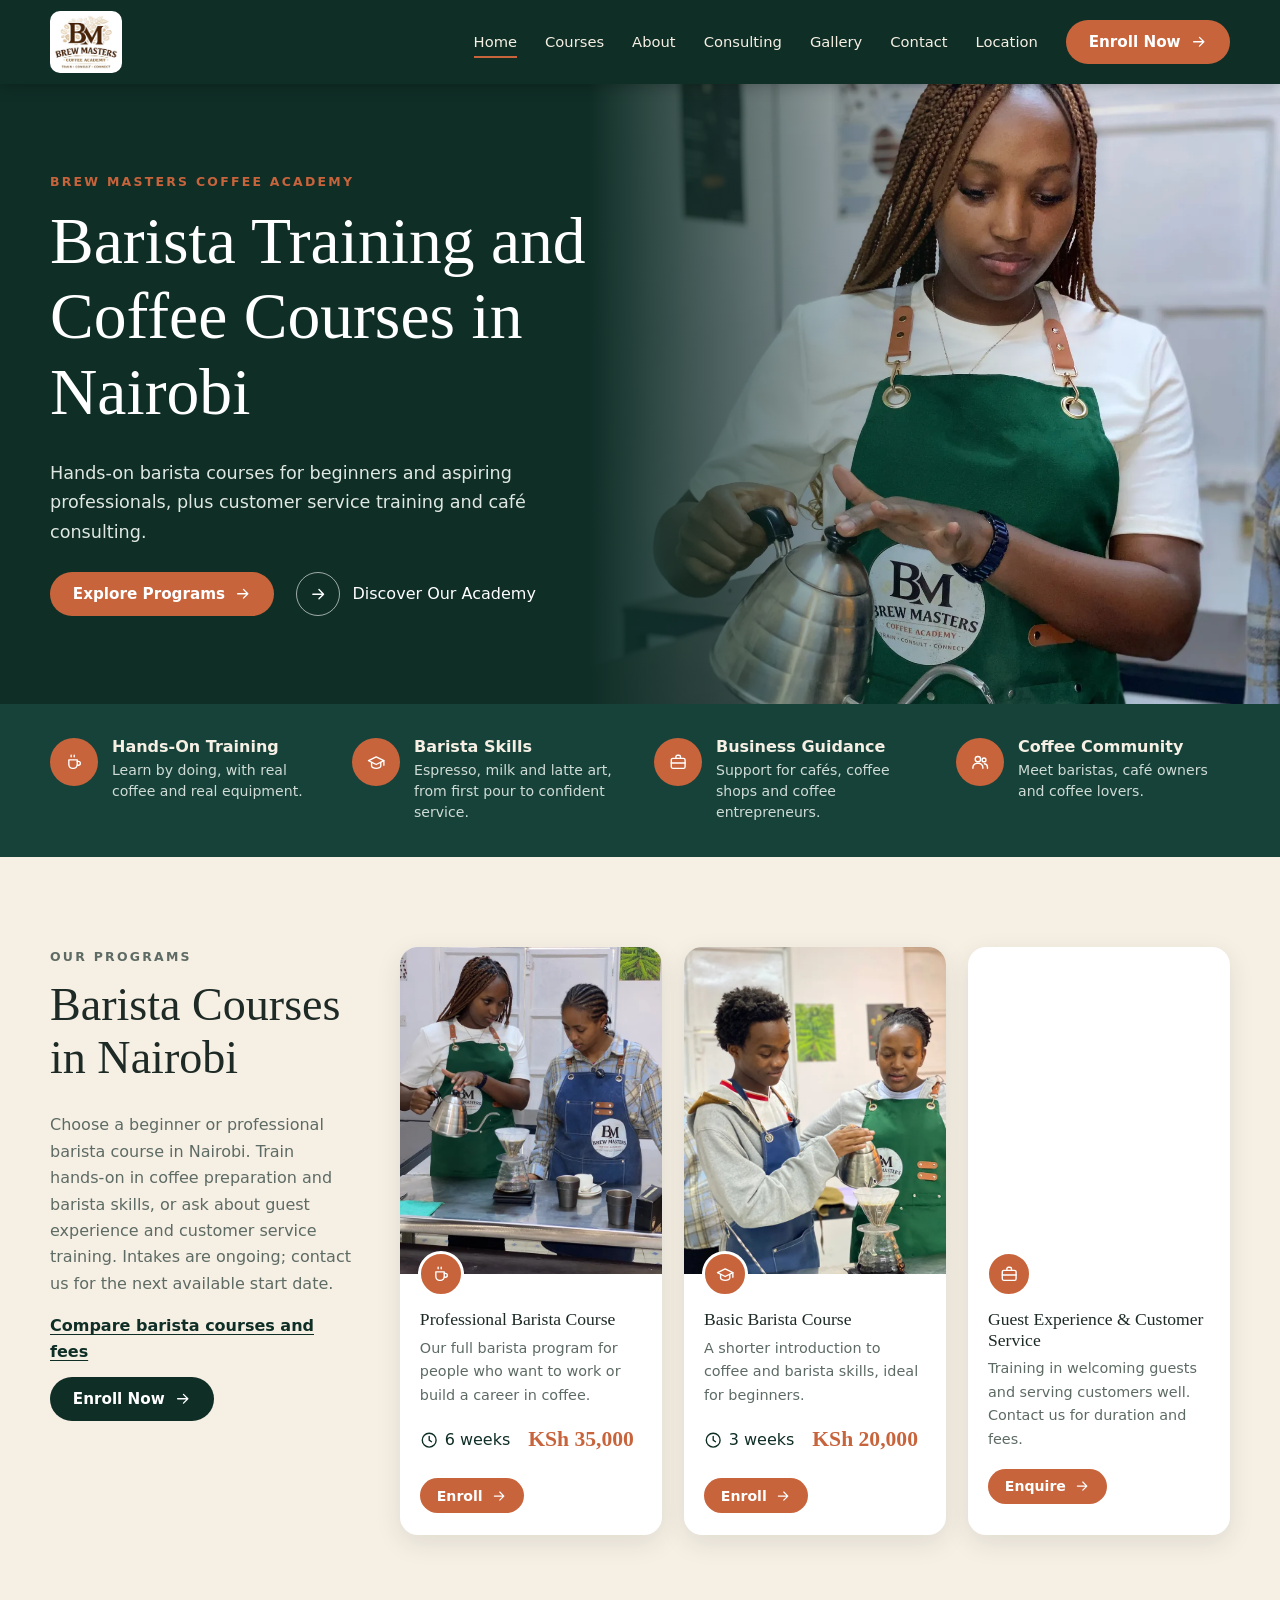
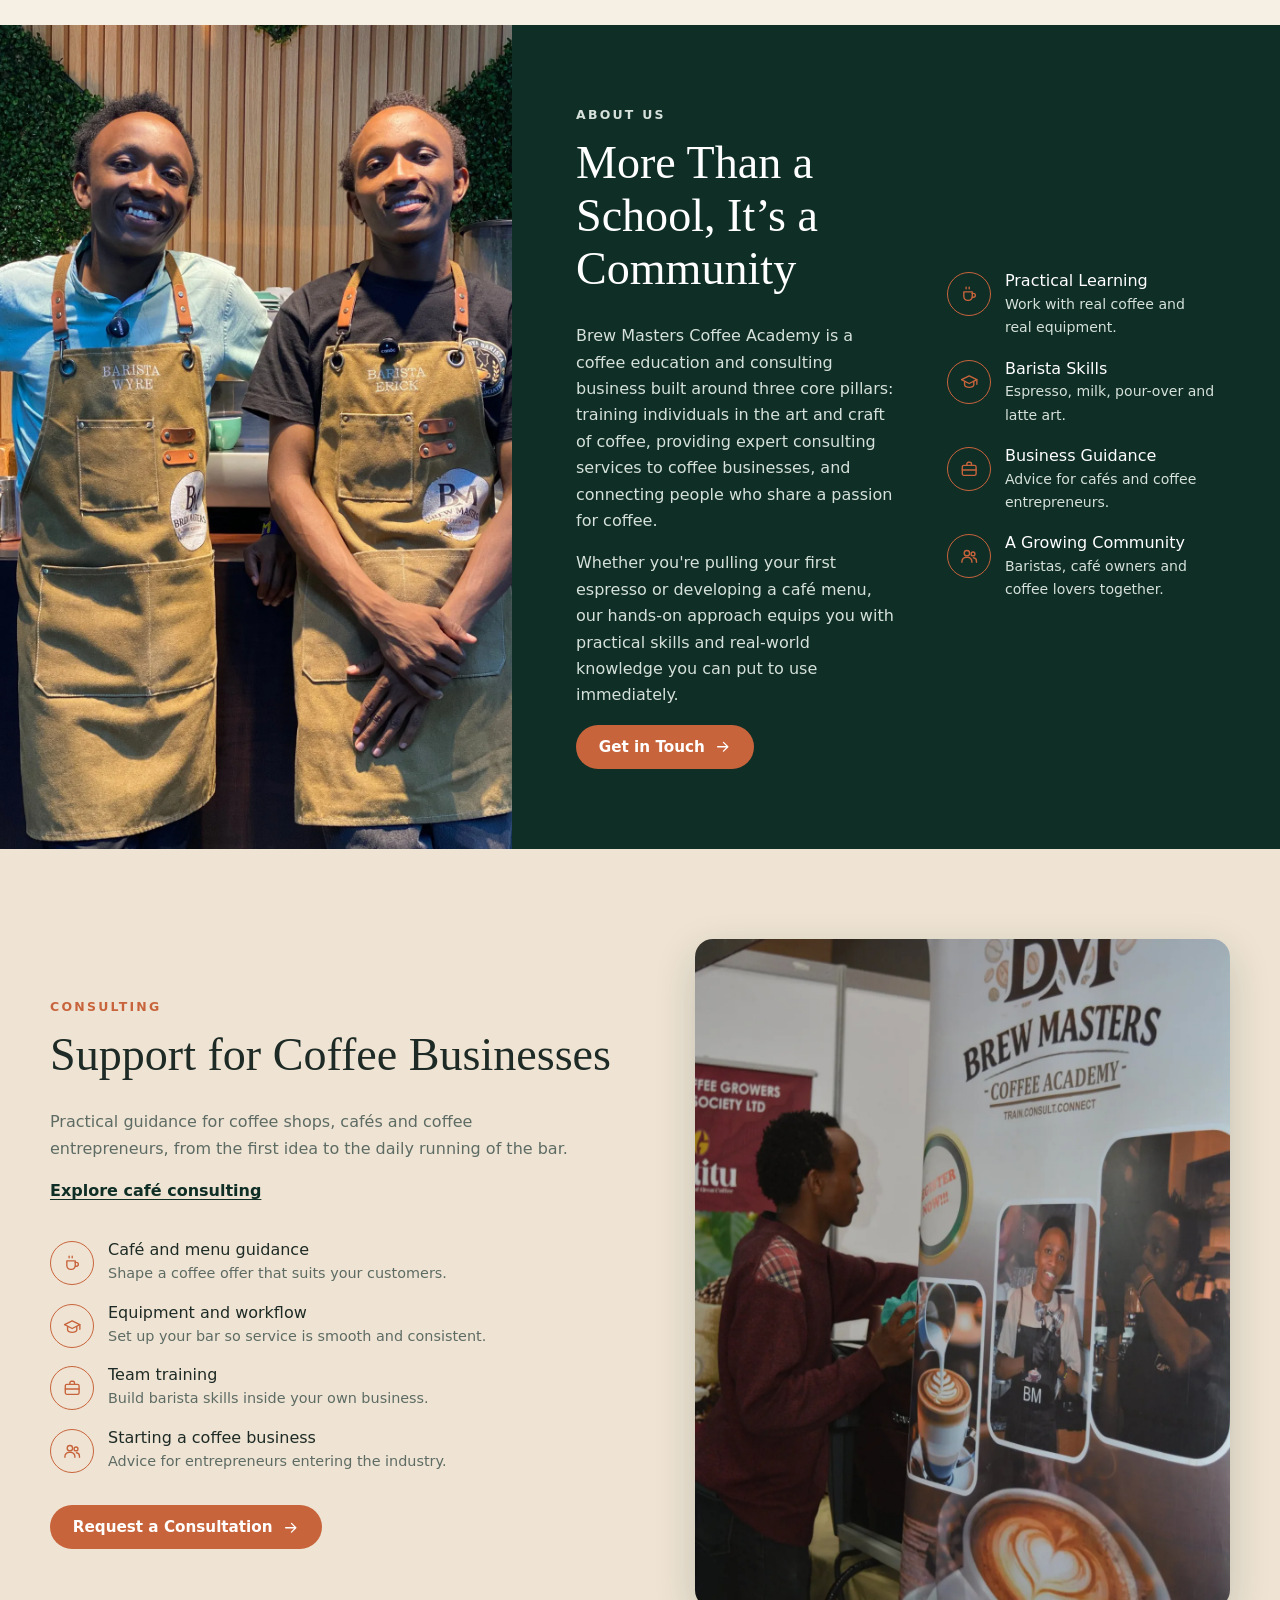
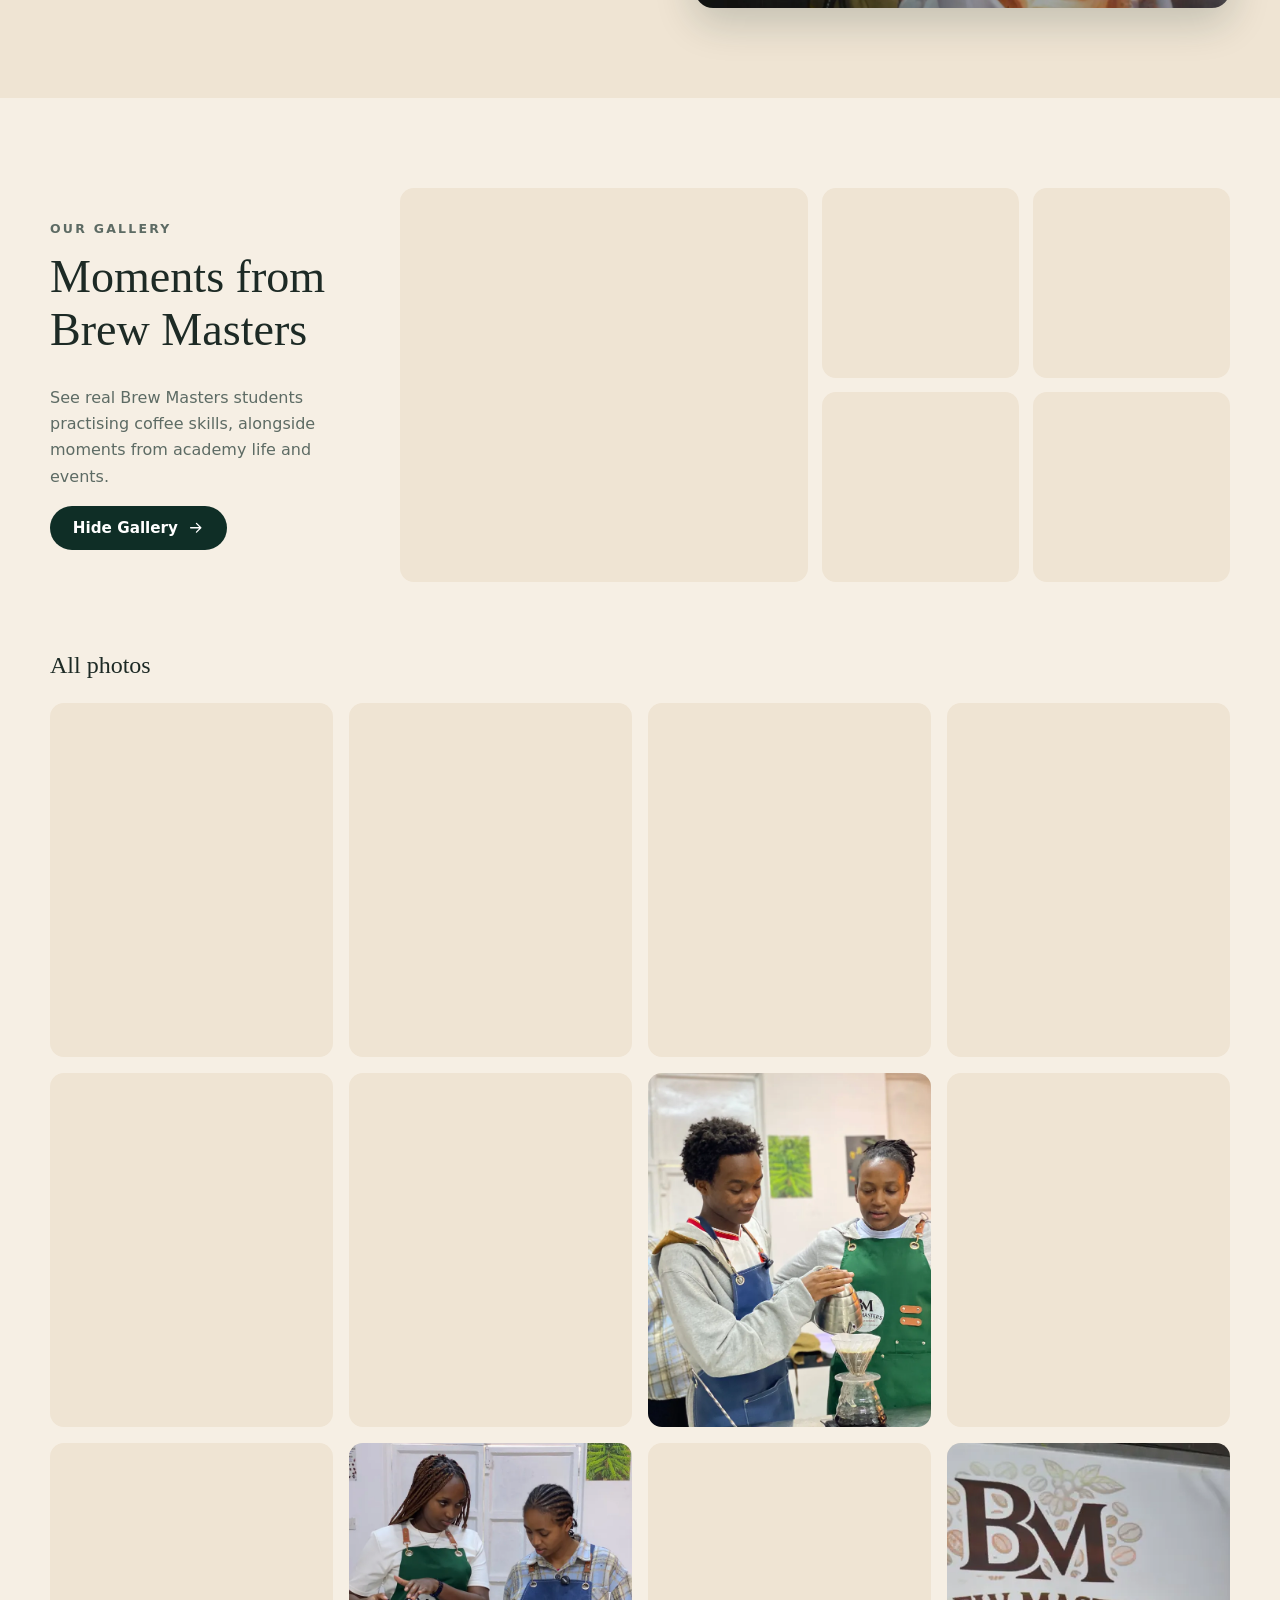
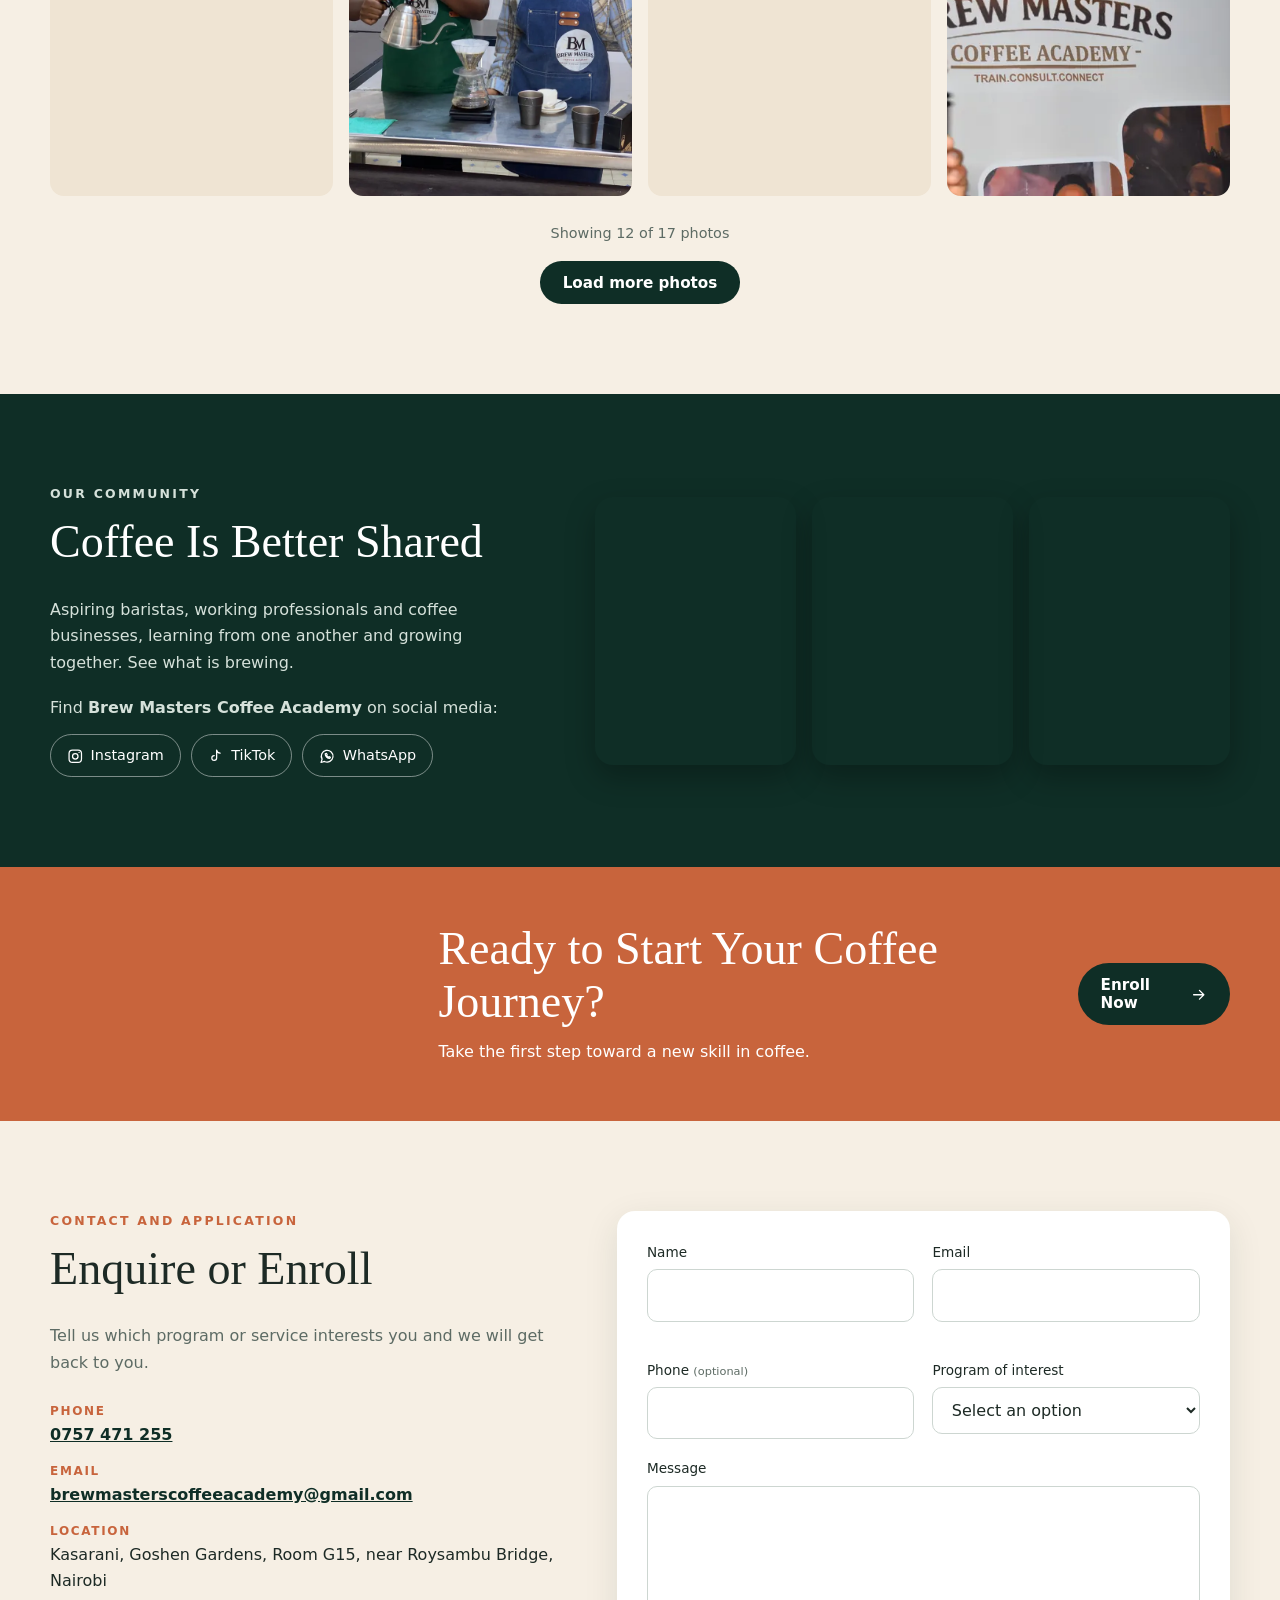
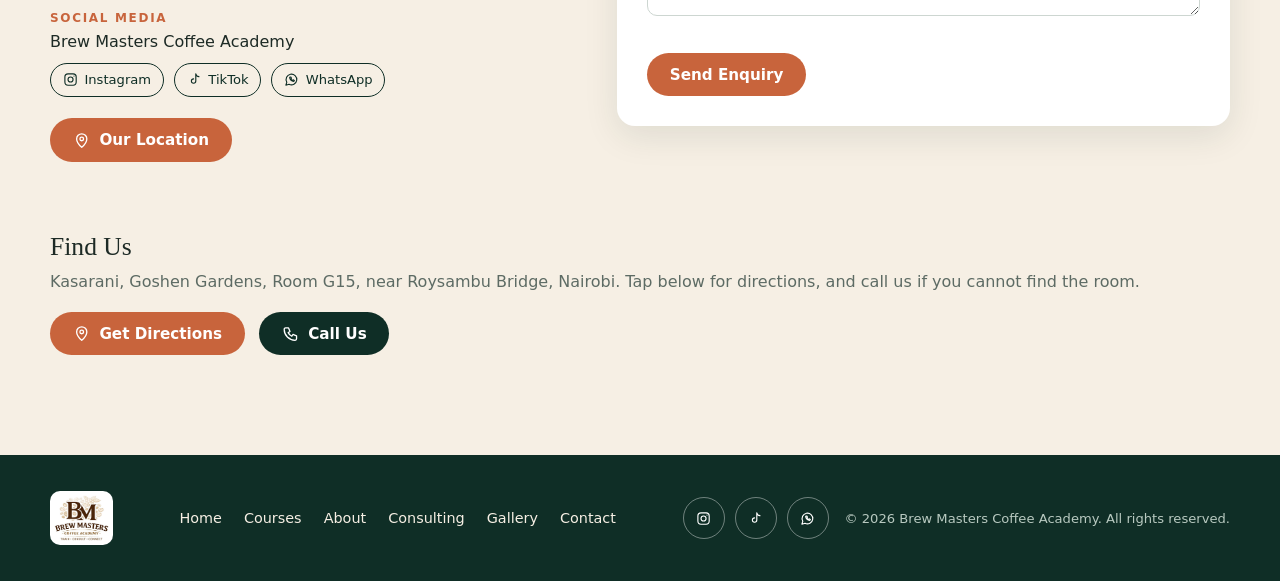
<file: index.html>
<!DOCTYPE html>
<html lang="en-KE">
<head>
<meta charset="utf-8">
<meta http-equiv="Content-Security-Policy" content="default-src 'self'; script-src 'self'; style-src 'self' https://fonts.googleapis.com; style-src-attr 'unsafe-inline'; font-src https://fonts.gstatic.com; img-src 'self' data:; connect-src 'self' https://api.web3forms.com; form-action 'self'; base-uri 'self'; object-src 'none'">
<meta name="referrer" content="strict-origin-when-cross-origin">
<meta name="viewport" content="width=device-width, initial-scale=1, viewport-fit=cover">
<title>Barista Training in Nairobi | Brew Masters Coffee Academy</title>
<link rel="canonical" href="https://www.brewmastersacademy.co.ke/">
<meta name="description" content="Hands-on barista courses in Nairobi for beginners and aspiring professionals. Brew Masters also offers customer service training and café consulting.">
<meta name="theme-color" content="#0f2e26">
<meta property="og:locale" content="en_KE">
<meta property="og:site_name" content="Brew Masters Coffee Academy">
<meta property="og:title" content="Barista Training in Nairobi | Brew Masters Coffee Academy">
<meta property="og:description" content="Hands-on barista courses in Nairobi for beginners and aspiring professionals. Brew Masters also offers customer service training and café consulting.">
<meta property="og:type" content="website">
<meta property="og:url" content="https://www.brewmastersacademy.co.ke/">
<meta property="og:image" content="https://www.brewmastersacademy.co.ke/images/client-gallery/large/green-apron-gooseneck-pour.webp">
<meta property="og:image:alt" content="A student in a green Brew Masters apron practicing a pour-over coffee technique">
<meta name="twitter:card" content="summary_large_image">
<meta name="twitter:title" content="Barista Training in Nairobi | Brew Masters Coffee Academy">
<meta name="twitter:description" content="Hands-on barista courses in Nairobi for beginners and aspiring professionals. Brew Masters also offers customer service training and café consulting.">
<meta name="twitter:image" content="https://www.brewmastersacademy.co.ke/images/client-gallery/large/green-apron-gooseneck-pour.webp">
<meta name="twitter:image:alt" content="A student in a green Brew Masters apron practicing a pour-over coffee technique">
<link rel="icon" href="images/favicon.png">
<script id="homeCourseSchema" type="application/ld+json">
{
  "@context": "https://schema.org",
  "@type": ["EducationalOrganization", "LocalBusiness"],
  "@id": "https://www.brewmastersacademy.co.ke/#brew-masters-coffee-academy",
  "name": "Brew Masters Coffee Academy",
  "url": "https://www.brewmastersacademy.co.ke/",
  "image": "https://www.brewmastersacademy.co.ke/images/client-gallery/large/green-apron-gooseneck-pour.webp",
  "logo": "https://www.brewmastersacademy.co.ke/images/logo.jpg",
  "description": "Hands-on barista courses in Nairobi for beginners and aspiring professionals. Brew Masters also offers customer service training and café consulting.",
  "hasCourse": [
    {
      "@type": "Course",
      "name": "Professional Barista Course",
      "description": "Our full barista program for people who want to work or build a career in coffee.",
      "provider": {
        "@id": "https://www.brewmastersacademy.co.ke/#brew-masters-coffee-academy"
      },
      "timeRequired": "P6W",
      "offers": {
        "@type": "Offer",
        "price": "35000",
        "priceCurrency": "KES",
        "url": "https://www.brewmastersacademy.co.ke/barista-courses/#professional-barista-course"
      }
    },
    {
      "@type": "Course",
      "name": "Basic Barista Course",
      "description": "A shorter introduction to coffee and barista skills, ideal for beginners.",
      "provider": {
        "@id": "https://www.brewmastersacademy.co.ke/#brew-masters-coffee-academy"
      },
      "timeRequired": "P3W",
      "offers": {
        "@type": "Offer",
        "price": "20000",
        "priceCurrency": "KES",
        "url": "https://www.brewmastersacademy.co.ke/barista-courses/#basic-barista-course"
      }
    },
    {
      "@type": "Course",
      "name": "Guest Experience & Customer Service",
      "description": "Training in welcoming guests and serving customers well. Contact us for duration and fees.",
      "provider": {
        "@id": "https://www.brewmastersacademy.co.ke/#brew-masters-coffee-academy"
      },
      "url": "https://www.brewmastersacademy.co.ke/barista-courses/#guest-experience-course"
    }
  ],
  "telephone": "+254757471255",
  "email": "brewmasterscoffeeacademy@gmail.com",
  "address": {
    "@type": "PostalAddress",
    "streetAddress": "Goshen Gardens, Room G15, near Roysambu Bridge",
    "addressLocality": "Nairobi",
    "addressRegion": "Nairobi County",
    "addressCountry": "KE"
  },
  "sameAs": [
    "https://www.instagram.com/masters.brew",
    "https://www.tiktok.com/@brewmasterske"
  ]
}
</script>
<link rel="preconnect" href="https://fonts.googleapis.com">
<link rel="preconnect" href="https://fonts.gstatic.com" crossorigin>
<link href="https://fonts.googleapis.com/css2?family=DM+Serif+Display&family=Poppins:wght@400;500;600&display=swap" rel="stylesheet">
<link rel="stylesheet" href="css/style.css?v=20261112">
<script src="js/main.js?v=20261110" defer></script>
<script src="js/content.js?v=20261110cms" defer></script>
<script src="js/gallery.js?v=20261110b" defer></script>
</head>
<body>

<!-- Icon sprite: every icon on the page is drawn from here with <svg class="ic"><use href="#i-name"/></svg> -->
<svg width="0" height="0" style="position:absolute" aria-hidden="true" focusable="false">
<symbol id="i-arrow" viewBox="0 0 24 24"><path d="M5 12h14M13 6l6 6-6 6"/></symbol>
<symbol id="i-clock" viewBox="0 0 24 24"><circle cx="12" cy="12" r="9"/><path d="M12 7v5l3 2"/></symbol>
<symbol id="i-cup" viewBox="0 0 24 24"><path d="M5 9h11v6a5 5 0 0 1-5 5h-1a5 5 0 0 1-5-5V9z"/><path d="M16 11h1.5a2.5 2.5 0 0 1 0 5H16M8 3v2M12 3v2"/></symbol>
<symbol id="i-cap" viewBox="0 0 24 24"><path d="M22 10 12 5 2 10l10 5 10-5z"/><path d="M6 12.5V17c0 1.4 2.7 3 6 3s6-1.6 6-3v-4.5M22 10v6"/></symbol>
<symbol id="i-brief" viewBox="0 0 24 24"><rect x="3" y="7" width="18" height="13" rx="2"/><path d="M9 7V5a2 2 0 0 1 2-2h2a2 2 0 0 1 2 2v2M3 13h18"/></symbol>
<symbol id="i-users" viewBox="0 0 24 24"><circle cx="9" cy="8" r="3.5"/><path d="M2.5 20v-1a5.5 5.5 0 0 1 5.5-5.5h2a5.5 5.5 0 0 1 5.5 5.5v1"/><circle cx="17" cy="9" r="2.5"/><path d="M17.5 14a4.5 4.5 0 0 1 4 4.5V20"/></symbol>
<symbol id="i-pin" viewBox="0 0 24 24"><path d="M12 21s7-6.2 7-11.5A7 7 0 0 0 5 9.5C5 14.800 12 21 12 21z"/><circle cx="12" cy="9.5" r="2.5"/></symbol>
<symbol id="i-phone" viewBox="0 0 24 24"><path d="M5 4h4l2 5-2.5 1.5a11 11 0 0 0 5 5L15 13l5 2v4a2 2 0 0 1-2 2A15 15 0 0 1 3 6a2 2 0 0 1 2-2z"/></symbol>
<symbol id="i-tiktok" viewBox="0 0 24 24"><path d="M14 3v11.5a3.500 3.500 0 1 1-3.500-3.500M14 3c.4 2.600 2 4.200 5 4.400"/></symbol>
<symbol id="i-menu" viewBox="0 0 24 24"><path d="M4 7h16M4 12h16M4 17h16"/></symbol>
<symbol id="i-x" viewBox="0 0 24 24"><path d="M6 6l12 12M18 6 6 18"/></symbol>
<symbol id="i-left" viewBox="0 0 24 24"><path d="m15 18-6-6 6-6"/></symbol>
<symbol id="i-right" viewBox="0 0 24 24"><path d="m9 18 6-6-6-6"/></symbol>
<symbol id="i-instagram" viewBox="0 0 24 24"><rect x="3" y="3" width="18" height="18" rx="5"/><circle cx="12" cy="12" r="4"/><path d="M17.5 6.5h.01"/></symbol>
<symbol id="i-facebook" viewBox="0 0 24 24"><path d="M14 8h3V4h-3a4 4 0 0 0-4 4v3H7v4h3v6h4v-6h3l1-4h-4V8z"/></symbol>
<symbol id="i-whatsapp" viewBox="0 0 24 24"><path d="M3 21l1.5-4.8A8.5 8.5 0 1 1 8 19.5L3 21z"/><path d="M9 8.5c0 3.500 3 6.500 6.500 6.500l1-1.500-2-1-1 .8c-1-.4-2-1.400-2.400-2.400l.8-1-1-2L9 8.500z"/></symbol>
<symbol id="i-youtube" viewBox="0 0 24 24"><rect x="2.500" y="5.500" width="19" height="13" rx="4"/><path d="M10 9.500v5l4.500-2.500L10 9.500z"/></symbol>
<symbol id="i-x-social" viewBox="0 0 24 24"><path d="M4 4l16 16M20 4L4 20"/></symbol>
</svg>

<a class="skip" href="#main">Skip to content</a>

<header class="site">
  <div class="wrap bar">
    <a class="brand" href="#home" aria-label="Brew Masters Coffee Academy, home"><img src="images/logo.jpg" alt="Brew Masters Coffee Academy" width="640" height="537"></a>
    <button class="menu-btn" id="menuBtn" type="button" aria-expanded="false" aria-controls="nav" aria-label="Open menu"><svg class="ic" aria-hidden="true"><use href="#i-menu"/></svg></button>
    <nav class="nav" id="nav" aria-label="Main">
      <ul>
        <li><a class="l" href="#home">Home</a></li>
        <li><a class="l" href="/barista-courses/">Courses</a></li>
        <li><a class="l" href="#about">About</a></li>
        <li><a class="l" href="/cafe-consulting/">Consulting</a></li>
        <li><a class="l" href="#gallery">Gallery</a></li>
        <li><a class="l" href="#contact">Contact</a></li>
        <li><a class="l" href="#find-us">Location</a></li>
        <li><a class="btn" href="#contact" data-program="">Enroll Now<svg class="ic" aria-hidden="true"><use href="#i-arrow"/></svg></a></li>
      </ul>
    </nav>
  </div>
</header>

<main id="main">

<!-- HERO -->
<section class="hero" id="home" aria-label="Welcome">
  <div class="hero-photo">
    <img src="images/client-gallery/large/green-apron-gooseneck-pour.webp" width="1350" height="1800" alt="A student in a green Brew Masters apron pouring hot water from a gooseneck kettle into a V60 dripper" fetchpriority="high" style="object-position:50% 16%">
  </div>
  <div class="wrap">
    <div class="hero-copy">
      <p class="eyebrow">Brew Masters Coffee Academy</p>
      <h1>Barista Training and Coffee Courses in Nairobi</h1>
      <p class="lead">Hands-on barista courses for beginners and aspiring professionals, plus customer service training and café consulting.</p>
      <div class="actions">
        <a class="btn" href="#courses">Explore Programs<svg class="ic" aria-hidden="true"><use href="#i-arrow"/></svg></a>
        <a class="btn-ring" href="#about"><span class="ring"><svg class="ic" aria-hidden="true"><use href="#i-arrow"/></svg></span>Discover Our Academy</a>
      </div>
    </div>
  </div>
</section>

<!-- WHAT YOU GET -->
<section class="features" aria-label="Why Brew Masters">
  <div class="wrap feat-grid">
    <div class="feat"><span class="badge"><svg class="ic" aria-hidden="true"><use href="#i-cup"/></svg></span><div><h3>Hands-On Training</h3><p>Learn by doing, with real coffee and real equipment.</p></div></div>
    <div class="feat"><span class="badge"><svg class="ic" aria-hidden="true"><use href="#i-cap"/></svg></span><div><h3>Barista Skills</h3><p>Espresso, milk and latte art, from first pour to confident service.</p></div></div>
    <div class="feat"><span class="badge"><svg class="ic" aria-hidden="true"><use href="#i-brief"/></svg></span><div><h3>Business Guidance</h3><p>Support for cafés, coffee shops and coffee entrepreneurs.</p></div></div>
    <div class="feat"><span class="badge"><svg class="ic" aria-hidden="true"><use href="#i-users"/></svg></span><div><h3>Coffee Community</h3><p>Meet baristas, café owners and coffee lovers.</p></div></div>
  </div>
</section>

<!-- PROGRAMS (details supplied by the academy, 2026-10-27) -->
<section class="courses" id="courses">
  <div class="wrap courses-grid">
    <div class="courses-intro">
      <p class="eyebrow">Our Programs</p>
      <h2>Barista Courses in Nairobi</h2>
      <p>Choose a beginner or professional barista course in Nairobi. Train hands-on in coffee preparation and barista skills, or ask about guest experience and customer service training.</p>
      <a class="text-link" href="/barista-courses/">Compare barista courses and fees</a>
      <a class="btn dark" href="#contact" data-program="">Enroll Now<svg class="ic" aria-hidden="true"><use href="#i-arrow"/></svg></a>
    </div>
    <div class="cards" id="courseCards">
      <article class="card">
        <div class="card-img"><img src="images/client-gallery/thumbs/students-at-steel-bench.webp" width="720" height="960" alt="Two students in green aprons working at a steel bench with a V60 dripper" loading="lazy" style="object-position:50% 25%"></div>
        <span class="ic-badge"><svg class="ic" aria-hidden="true"><use href="#i-cap"/></svg></span>
        <div class="card-body"><h3>Professional Barista Course</h3><p>Our full barista program for people who want to work or build a career in coffee.</p>
          <ul class="facts"><li><svg class="ic" aria-hidden="true"><use href="#i-clock"/></svg>6 weeks</li><li><strong>KSh 35,000</strong></li></ul>
          <a class="text-link" href="/barista-courses/#professional-barista-course">Course details</a>
          <a class="btn sm" href="#contact" data-program="Professional Barista Course">Enroll<svg class="ic" aria-hidden="true"><use href="#i-arrow"/></svg></a></div>
      </article>
      <article class="card">
        <div class="card-img"><img src="images/client-gallery/thumbs/student-pouring-with-classmate.webp" width="720" height="960" alt="A student pouring from a gooseneck kettle while a classmate in a green Brew Masters apron looks on" loading="lazy" style="object-position:50% 25%"></div>
        <span class="ic-badge"><svg class="ic" aria-hidden="true"><use href="#i-cup"/></svg></span>
        <div class="card-body"><h3>Basic Barista Course</h3><p>A shorter introduction to coffee and barista skills, ideal for beginners.</p>
          <ul class="facts"><li><svg class="ic" aria-hidden="true"><use href="#i-clock"/></svg>3 weeks</li><li><strong>KSh 20,000</strong></li></ul>
          <a class="text-link" href="/barista-courses/#basic-barista-course">Course details</a>
          <a class="btn sm" href="#contact" data-program="Basic Barista Course">Enroll<svg class="ic" aria-hidden="true"><use href="#i-arrow"/></svg></a></div>
      </article>
      <article class="card">
        <div class="card-img"><img src="images/client-gallery/thumbs/baristas-wyre-and-erick.webp" width="720" height="960" alt="Two smiling baristas in tan Brew Masters aprons" loading="lazy" style="object-position:50% 20%"></div>
        <span class="ic-badge"><svg class="ic" aria-hidden="true"><use href="#i-users"/></svg></span>
        <div class="card-body"><h3>Guest Experience &amp; Customer Service</h3><p>Training in welcoming guests and serving customers well. Contact us for duration and fees.</p>
          <a class="text-link" href="/barista-courses/#guest-experience-course">Course details</a>
          <a class="btn sm" href="#contact" data-program="Guest Experience &amp; Customer Service">Enquire<svg class="ic" aria-hidden="true"><use href="#i-arrow"/></svg></a></div>
      </article>
    </div>
  </div>
</section>

<!-- ABOUT -->
<!-- EDITABLE: add the academy's real story, instructors and training space when confirmed. -->
<section class="about" id="about">
  <div class="about-photo">
    <img src="images/client-gallery/large/baristas-wyre-and-erick.webp" width="1350" height="1800" alt="Two smiling baristas in tan Brew Masters aprons embroidered Barista Wyre and Barista Erick" loading="lazy" style="object-position:50% 8%">
  </div>
  <div class="about-body">
    <div class="about-text">
      <p class="eyebrow">About Us</p>
      <h2>More Than a School, It&rsquo;s a Community</h2>
      <p>Brew Masters Coffee Academy is a coffee education and consulting business built around three ideas: train people in the craft of coffee, consult for coffee businesses, and connect everyone who loves coffee.</p>
      <p>Whether you are pouring your first espresso or shaping a café menu, you learn by doing, with practical skills you can use the next day.</p>
      <a class="btn" href="#contact">Get in Touch<svg class="ic" aria-hidden="true"><use href="#i-arrow"/></svg></a>
    </div>
    <ul class="about-list">
      <li><span class="line-ic"><svg class="ic" aria-hidden="true"><use href="#i-cup"/></svg></span><div><h3>Practical Learning</h3><p>Work with real coffee and real equipment.</p></div></li>
      <li><span class="line-ic"><svg class="ic" aria-hidden="true"><use href="#i-cap"/></svg></span><div><h3>Barista Skills</h3><p>Espresso, milk, pour-over and latte art.</p></div></li>
      <li><span class="line-ic"><svg class="ic" aria-hidden="true"><use href="#i-brief"/></svg></span><div><h3>Business Guidance</h3><p>Advice for cafés and coffee entrepreneurs.</p></div></li>
      <li><span class="line-ic"><svg class="ic" aria-hidden="true"><use href="#i-users"/></svg></span><div><h3>A Growing Community</h3><p>Baristas, café owners and coffee lovers together.</p></div></li>
    </ul>
  </div>
</section>

<!-- CONSULTING -->
<!-- EDITABLE: these consulting services are proposed wording. Confirm or replace them. -->
<section class="consult" id="consulting">
  <div class="wrap consult-grid">
    <div>
      <p class="eyebrow">Consulting</p>
      <h2>Support for Coffee Businesses</h2>
      <p class="lead-dark">Practical guidance for coffee shops, cafés and coffee entrepreneurs, from the first idea to the daily running of the bar.</p>
      <p><a class="text-link" href="/cafe-consulting/">Explore café consulting</a></p>
      <ul class="srv">
        <li><span class="line-ic"><svg class="ic" aria-hidden="true"><use href="#i-cup"/></svg></span><div><h3>Café and menu guidance</h3><p>Shape a coffee offer that suits your customers.</p></div></li>
        <li><span class="line-ic"><svg class="ic" aria-hidden="true"><use href="#i-brief"/></svg></span><div><h3>Equipment and workflow</h3><p>Set up your bar so service is smooth and consistent.</p></div></li>
        <li><span class="line-ic"><svg class="ic" aria-hidden="true"><use href="#i-cap"/></svg></span><div><h3>Team training</h3><p>Build barista skills inside your own business.</p></div></li>
        <li><span class="line-ic"><svg class="ic" aria-hidden="true"><use href="#i-users"/></svg></span><div><h3>Starting a coffee business</h3><p>Advice for entrepreneurs entering the industry.</p></div></li>
      </ul>
      <a class="btn" href="#contact" data-program="Consulting">Request a Consultation<svg class="ic" aria-hidden="true"><use href="#i-arrow"/></svg></a>
    </div>
    <div class="consult-photo">
      <img src="images/client-gallery/large/expo-stand-machine-clean.webp" width="1350" height="2025" alt="A man wiping down an espresso machine beside the Brew Masters banner at an exhibition stand" loading="lazy" style="object-position:50% 40%">
    </div>
  </div>
</section>

<!-- GALLERY -->
<section class="gallery" id="gallery">
  <div class="wrap">
    <div class="gallery-top">
      <div>
        <p class="eyebrow">Our Gallery</p>
        <h2>Moments from Brew Masters</h2>
        <p>See real Brew Masters students practising coffee skills, alongside moments from academy life and events.</p>
        <button class="btn dark" type="button" id="galleryToggle" aria-expanded="true" aria-controls="gallery-all">View Gallery<svg class="ic" aria-hidden="true"><use href="#i-arrow"/></svg></button>
      </div>
      <div class="mosaic" id="galleryMosaic">
        <button type="button" class="g-btn" data-full="images/client-gallery/large/banner-cup-in-hand.webp" aria-haspopup="dialog"><img src="images/client-gallery/large/banner-cup-in-hand.webp" width="1800" height="1200" alt="A hand holding a coffee cup in front of the Brew Masters Coffee Academy banner" loading="lazy" style="object-position:30% 50%"></button>
        <button type="button" class="g-btn" data-full="images/client-gallery/large/students-pour-over-pair.webp" aria-haspopup="dialog"><img src="images/client-gallery/thumbs/students-pour-over-pair.webp" width="720" height="960" alt="Two students in green and denim Brew Masters aprons making pour-over coffee at a steel bench" loading="lazy" style="object-position:50% 6%"></button>
        <button type="button" class="g-btn" data-full="images/client-gallery/large/baristas-wyre-and-erick.webp" aria-haspopup="dialog"><img src="images/client-gallery/thumbs/baristas-wyre-and-erick.webp" width="720" height="960" alt="Two smiling baristas in tan Brew Masters aprons" loading="lazy" style="object-position:50% 8%"></button>
        <button type="button" class="g-btn" data-full="images/client-gallery/large/swan-latte-art-pair.webp" aria-haspopup="dialog"><img src="images/client-gallery/thumbs/swan-latte-art-pair.webp" width="720" height="960" alt="Two green cups of latte with swan-style latte art" loading="lazy" style="object-position:50% 65%"></button>
        <button type="button" class="g-btn" data-full="images/client-gallery/large/student-pouring-with-classmate.webp" aria-haspopup="dialog"><img src="images/client-gallery/thumbs/student-pouring-with-classmate.webp" width="720" height="960" alt="A student pouring from a gooseneck kettle while a classmate in a green Brew Masters apron looks on" loading="lazy" style="object-position:50% 12%"></button>
      </div>
    </div>

    <div class="gallery-all" id="gallery-all">
      <h3 class="gallery-all-title">All photos</h3>
      <ul class="g-grid" id="gGrid">
<!-- GALLERY:START (generated by tools/build_gallery.py, do not edit by hand) -->
<li class="g-item" data-w="720" data-h="960"><button type="button" class="g-btn" data-full="images/client-gallery/large/green-apron-gooseneck-pour.webp" aria-haspopup="dialog"><img src="images/client-gallery/thumbs/green-apron-gooseneck-pour.webp" width="720" height="960" alt="A student in a green Brew Masters apron pouring hot water from a gooseneck kettle into a V60 dripper" loading="lazy" decoding="async"></button></li>
<li class="g-item" data-w="720" data-h="960"><button type="button" class="g-btn" data-full="images/client-gallery/large/students-pour-over-pair.webp" aria-haspopup="dialog"><img src="images/client-gallery/thumbs/students-pour-over-pair.webp" width="720" height="960" alt="Two students in green and denim Brew Masters aprons making pour-over coffee at a steel bench" loading="lazy" decoding="async"></button></li>
<li class="g-item" data-w="720" data-h="960"><button type="button" class="g-btn" data-full="images/client-gallery/large/swan-latte-art-pair.webp" aria-haspopup="dialog"><img src="images/client-gallery/thumbs/swan-latte-art-pair.webp" width="720" height="960" alt="Two green cups of latte with swan-style latte art on a steel counter" loading="lazy" decoding="async"></button></li>
<li class="g-item" data-w="720" data-h="960"><button type="button" class="g-btn" data-full="images/client-gallery/large/baristas-wyre-and-erick.webp" aria-haspopup="dialog"><img src="images/client-gallery/thumbs/baristas-wyre-and-erick.webp" width="720" height="960" alt="Two smiling baristas in tan Brew Masters aprons embroidered Barista Wyre and Barista Erick" loading="lazy" decoding="async"></button></li>
<li class="g-item" data-w="720" data-h="960"><button type="button" class="g-btn" data-full="images/client-gallery/large/students-setting-v60-filter.webp" aria-haspopup="dialog"><img src="images/client-gallery/thumbs/students-setting-v60-filter.webp" width="720" height="960" alt="Two students in green aprons setting a paper filter into a V60 dripper" loading="lazy" decoding="async"></button></li>
<li class="g-item" data-w="720" data-h="960"><button type="button" class="g-btn" data-full="images/client-gallery/large/green-cup-heart-latte.webp" aria-haspopup="dialog"><img src="images/client-gallery/thumbs/green-cup-heart-latte.webp" width="720" height="960" alt="A latte with heart latte art in a green cup and saucer with a spoon" loading="lazy" decoding="async"></button></li>
<li class="g-item" data-w="720" data-h="960"><button type="button" class="g-btn" data-full="images/client-gallery/large/student-pouring-with-classmate.webp" aria-haspopup="dialog"><img src="images/client-gallery/thumbs/student-pouring-with-classmate.webp" width="720" height="960" alt="A student in a grey hoodie pouring from a gooseneck kettle while a classmate in a green Brew Masters apron looks on" loading="lazy" decoding="async"></button></li>
<li class="g-item" data-w="720" data-h="1080"><button type="button" class="g-btn" data-full="images/client-gallery/large/banner-pair-chatting.webp" aria-haspopup="dialog"><img src="images/client-gallery/thumbs/banner-pair-chatting.webp" width="720" height="1080" alt="A woman and a man in a denim Brew Masters apron chatting in front of the academy banner" loading="lazy" decoding="async"></button></li>
<li class="g-item" data-w="720" data-h="960"><button type="button" class="g-btn" data-full="images/client-gallery/large/cappuccino-web-art.webp" aria-haspopup="dialog"><img src="images/client-gallery/thumbs/cappuccino-web-art.webp" width="720" height="960" alt="A cappuccino with a chocolate web pattern in a green cup, with a latte glass behind it" loading="lazy" decoding="async"></button></li>
<li class="g-item" data-w="720" data-h="960"><button type="button" class="g-btn" data-full="images/client-gallery/large/students-at-steel-bench.webp" aria-haspopup="dialog"><img src="images/client-gallery/thumbs/students-at-steel-bench.webp" width="720" height="960" alt="Two students in Brew Masters aprons at a steel bench, one pouring a V60 while the other watches" loading="lazy" decoding="async"></button></li>
<li class="g-item" data-w="720" data-h="960"><button type="button" class="g-btn" data-full="images/client-gallery/large/student-pouring-closeup.webp" aria-haspopup="dialog"><img src="images/client-gallery/thumbs/student-pouring-closeup.webp" width="720" height="960" alt="A student in a blue apron pouring water from a gooseneck kettle over a V60 dripper" loading="lazy" decoding="async"></button></li>
<li class="g-item" data-w="720" data-h="480"><button type="button" class="g-btn" data-full="images/client-gallery/large/banner-cup-in-hand.webp" aria-haspopup="dialog"><img src="images/client-gallery/thumbs/banner-cup-in-hand.webp" width="720" height="480" alt="A hand holding a coffee cup in front of the Brew Masters Coffee Academy banner" loading="lazy" decoding="async"></button></li>
<li class="g-item" data-w="720" data-h="960"><button type="button" class="g-btn" data-full="images/client-gallery/large/student-watching-pour-over.webp" aria-haspopup="dialog"><img src="images/client-gallery/thumbs/student-watching-pour-over.webp" width="720" height="960" alt="A student in a denim Brew Masters apron watching coffee drip through a V60 dripper on a scale" loading="lazy" decoding="async"></button></li>
<li class="g-item" data-w="720" data-h="1080"><button type="button" class="g-btn" data-full="images/client-gallery/large/expo-stand-machine-clean.webp" aria-haspopup="dialog"><img src="images/client-gallery/thumbs/expo-stand-machine-clean.webp" width="720" height="1080" alt="A man wiping down an espresso machine beside the Brew Masters banner at an exhibition stand" loading="lazy" decoding="async"></button></li>
<li class="g-item" data-w="720" data-h="1080"><button type="button" class="g-btn" data-full="images/client-gallery/large/terrace-barista-portrait.webp" aria-haspopup="dialog"><img src="images/client-gallery/thumbs/terrace-barista-portrait.webp" width="720" height="1080" alt="Two men on an outdoor terrace, one in a tan Brew Masters barista apron holding a coffee cup" loading="lazy" decoding="async"></button></li>
<li class="g-item" data-w="720" data-h="1080"><button type="button" class="g-btn" data-full="images/client-gallery/large/banner-register-now-pair.webp" aria-haspopup="dialog"><img src="images/client-gallery/thumbs/banner-register-now-pair.webp" width="720" height="1080" alt="Two people in black gloves standing in front of the Brew Masters Coffee Academy register now banner" loading="lazy" decoding="async"></button></li>
<li class="g-item" data-w="720" data-h="1080"><button type="button" class="g-btn" data-full="images/client-gallery/large/banner-woman-white-shirt.webp" aria-haspopup="dialog"><img src="images/client-gallery/thumbs/banner-woman-white-shirt.webp" width="720" height="1080" alt="A woman in a white shirt and hairnet standing in front of the academy banner" loading="lazy" decoding="async"></button></li>
<!-- GALLERY:END -->
      </ul>
      <div class="g-more">
        <p class="g-status" id="gStatus" role="status" aria-live="polite"></p>
        <button class="btn dark" type="button" id="gMore" hidden>Load more photos</button>
      </div>
    </div>
  </div>
</section>

<!-- COMMUNITY (the design's testimonials slot: no real student quotes yet, so none are shown) -->
<!--
  When you have real, permitted student quotes, add them here as cards, e.g.
  <figure class="quote"><blockquote>"..."</blockquote><figcaption>Name, role</figcaption></figure>
-->
<section class="community" id="community">
  <div class="wrap community-grid">
    <div>
      <p class="eyebrow">Our Community</p>
      <h2>Coffee Is Better Shared</h2>
      <p>Aspiring baristas, working professionals and coffee businesses, learning from one another and growing together. See what is brewing.</p>
      <p class="social-lead">Find <strong>Brew Masters Coffee Academy</strong> on social media:</p>
      <ul class="social-row"><li><a href="https://www.instagram.com/masters.brew" target="_blank" rel="noopener" aria-label="Brew Masters Coffee Academy on Instagram"><svg class="ic" aria-hidden="true"><use href="#i-instagram"/></svg><span>Instagram</span></a></li><li><a href="https://www.tiktok.com/@brewmasterske" target="_blank" rel="noopener" aria-label="Brew Masters Coffee Academy on TikTok"><svg class="ic" aria-hidden="true"><use href="#i-tiktok"/></svg><span>TikTok</span></a></li><li><a href="https://wa.me/254757471255" target="_blank" rel="noopener" aria-label="Brew Masters Coffee Academy on WhatsApp"><svg class="ic" aria-hidden="true"><use href="#i-whatsapp"/></svg><span>WhatsApp</span></a></li></ul>
    </div>
    <div class="faces">
      <img src="images/client-gallery/thumbs/banner-pair-chatting.webp" width="720" height="1080" alt="A woman and a man in a denim Brew Masters apron chatting in front of the academy banner" loading="lazy" style="object-position:50% 30%">
      <img src="images/client-gallery/thumbs/terrace-barista-portrait.webp" width="720" height="1080" alt="Two men on an outdoor terrace, one in a tan Brew Masters barista apron" loading="lazy" style="object-position:50% 32%">
      <img src="images/client-gallery/thumbs/banner-woman-white-shirt.webp" width="720" height="1080" alt="A woman in a white shirt and hairnet in front of the academy banner" loading="lazy" style="object-position:50% 22%">
    </div>
  </div>
</section>

<!-- CALL TO ACTION -->
<section class="cta" aria-label="Enroll">
  <div class="cta-photo"><img src="images/client-gallery/large/green-cup-heart-latte.webp" width="1350" height="1800" alt="A latte with heart latte art in a green cup and saucer with a spoon" loading="lazy" style="object-position:50% 46%"></div>
  <div class="wrap cta-in">
    <div>
      <h2>Ready to Start Your Coffee Journey?</h2>
      <p>Take the first step toward a new skill in coffee.</p>
    </div>
    <a class="btn" href="#contact" data-program="">Enroll Now<svg class="ic" aria-hidden="true"><use href="#i-arrow"/></svg></a>
  </div>
</section>

<!-- CONTACT -->
<section class="contact" id="contact">
  <div class="wrap contact-grid">
    <div>
      <p class="eyebrow">Contact and Application</p>
      <h2>Enquire or Enroll</h2>
      <p class="lead-dark">Tell us which program or service interests you and we will get back to you.</p>
      <dl class="info">
        <div><dt>Phone</dt><dd><a href="tel:+254757471255">0757 471 255</a></dd></div>
        <div><dt>Email</dt><dd><a href="mailto:brewmasterscoffeeacademy@gmail.com">brewmasterscoffeeacademy@gmail.com</a></dd></div>
        <div><dt>Location</dt><dd>Kasarani, Goshen Gardens, Room G15, near Roysambu Bridge, Nairobi</dd></div>
        <div><dt>Social media</dt><dd>Brew Masters Coffee Academy<ul class="social-row small"><li><a href="https://www.instagram.com/masters.brew" target="_blank" rel="noopener" aria-label="Brew Masters Coffee Academy on Instagram"><svg class="ic" aria-hidden="true"><use href="#i-instagram"/></svg><span>Instagram</span></a></li><li><a href="https://www.tiktok.com/@brewmasterske" target="_blank" rel="noopener" aria-label="Brew Masters Coffee Academy on TikTok"><svg class="ic" aria-hidden="true"><use href="#i-tiktok"/></svg><span>TikTok</span></a></li><li><a href="https://wa.me/254757471255" target="_blank" rel="noopener" aria-label="Brew Masters Coffee Academy on WhatsApp"><svg class="ic" aria-hidden="true"><use href="#i-whatsapp"/></svg><span>WhatsApp</span></a></li></ul></dd></div>
      </dl>
      <a class="btn loc-btn" href="#find-us"><svg class="ic" aria-hidden="true"><use href="#i-pin"/></svg>Our Location</a>
    </div>
    <form id="form" novalidate>
      <div class="f"><label for="name">Name</label><input id="name" name="name" maxlength="80" autocomplete="name" required aria-describedby="e-name"><span class="err" id="e-name"></span></div>
      <div class="f"><label for="email">Email</label><input id="email" name="email" maxlength="120" type="email" autocomplete="email" required aria-describedby="e-email"><span class="err" id="e-email"></span></div>
      <div class="f"><label for="phone">Phone <small>(optional)</small></label><input id="phone" name="phone" maxlength="20" type="tel" autocomplete="tel"></div>
      <div class="f"><label for="program">Program of interest</label><select id="program" name="program"><option value="">Select an option</option><option>Professional Barista Course</option><option>Basic Barista Course</option><option>Guest Experience &amp; Customer Service</option><option>Consulting</option><option>Something else</option></select></div>
      <div class="f full"><label for="message">Message</label><textarea id="message" name="message" maxlength="1500" required aria-describedby="e-message"></textarea><span class="err" id="e-message"></span></div>
      <div class="hp" aria-hidden="true"><label>Leave empty<input name="website" tabindex="-1" autocomplete="off"></label></div>
      <div id="status" role="status" aria-live="polite" hidden></div>
      <div class="submit"><button class="btn" type="submit" id="send">Send Enquiry</button></div>
    </form>
  </div>

  <div class="wrap map-wrap" id="find-us">
    <h3>Find Us</h3>
    <p class="map-addr">Kasarani, Goshen Gardens, Room G15, near Roysambu Bridge, Nairobi. Tap below for directions, and call us if you cannot find the room.</p>
    <div class="loc-actions"><a class="btn" href="https://www.google.com/maps/search/?api=1&amp;query=Goshen+Gardens+Roysambu+Nairobi" target="_blank" rel="noopener"><svg class="ic" aria-hidden="true"><use href="#i-pin"/></svg>Get Directions</a><a class="btn dark" href="tel:+254757471255"><svg class="ic" aria-hidden="true"><use href="#i-phone"/></svg>Call Us</a></div>
  </div>
</section>

</main>

<footer class="foot">
  <div class="wrap foot-grid">
    <a class="brand" href="#home" aria-label="Brew Masters Coffee Academy, back to top"><img src="images/logo.jpg" alt="Brew Masters Coffee Academy" width="640" height="537"></a>
    <nav aria-label="Footer">
      <ul>
        <li><a href="#home">Home</a></li>
        <li><a href="/barista-courses/">Courses</a></li>
        <li><a href="#about">About</a></li>
        <li><a href="/cafe-consulting/">Consulting</a></li>
        <li><a href="#gallery">Gallery</a></li>
        <li><a href="#contact">Contact</a></li>
      </ul>
    </nav>
    <div class="foot-right">
      <ul class="foot-social"><li><a href="https://www.instagram.com/masters.brew" target="_blank" rel="noopener" aria-label="Brew Masters Coffee Academy on Instagram"><svg class="ic" aria-hidden="true"><use href="#i-instagram"/></svg><span>Instagram</span></a></li><li><a href="https://www.tiktok.com/@brewmasterske" target="_blank" rel="noopener" aria-label="Brew Masters Coffee Academy on TikTok"><svg class="ic" aria-hidden="true"><use href="#i-tiktok"/></svg><span>TikTok</span></a></li><li><a href="https://wa.me/254757471255" target="_blank" rel="noopener" aria-label="Brew Masters Coffee Academy on WhatsApp"><svg class="ic" aria-hidden="true"><use href="#i-whatsapp"/></svg><span>WhatsApp</span></a></li></ul>
      <p>&copy; <span id="yr">2026</span> Brew Masters Coffee Academy. All rights reserved.</p>
    </div>
  </div>
</footer>

<!-- PHOTO VIEWER (opened by gallery.js) -->
<dialog class="lb" id="lightbox" aria-label="Photo viewer">
  <div class="lb-stage" id="lbStage">
    <img id="lbImg" alt="" decoding="async">
    <div class="lb-spin" id="lbSpin" aria-hidden="true"></div>
  </div>
  <button class="lb-btn lb-close" type="button" id="lbClose" aria-label="Close photo viewer"><svg class="ic" aria-hidden="true"><use href="#i-x"/></svg></button>
  <button class="lb-btn lb-prev" type="button" id="lbPrev" aria-label="Previous photo"><svg class="ic" aria-hidden="true"><use href="#i-left"/></svg></button>
  <button class="lb-btn lb-next" type="button" id="lbNext" aria-label="Next photo"><svg class="ic" aria-hidden="true"><use href="#i-right"/></svg></button>
  <p class="lb-cap" id="lbCap" aria-live="polite"></p>
</dialog>

</body>
</html>
</file>
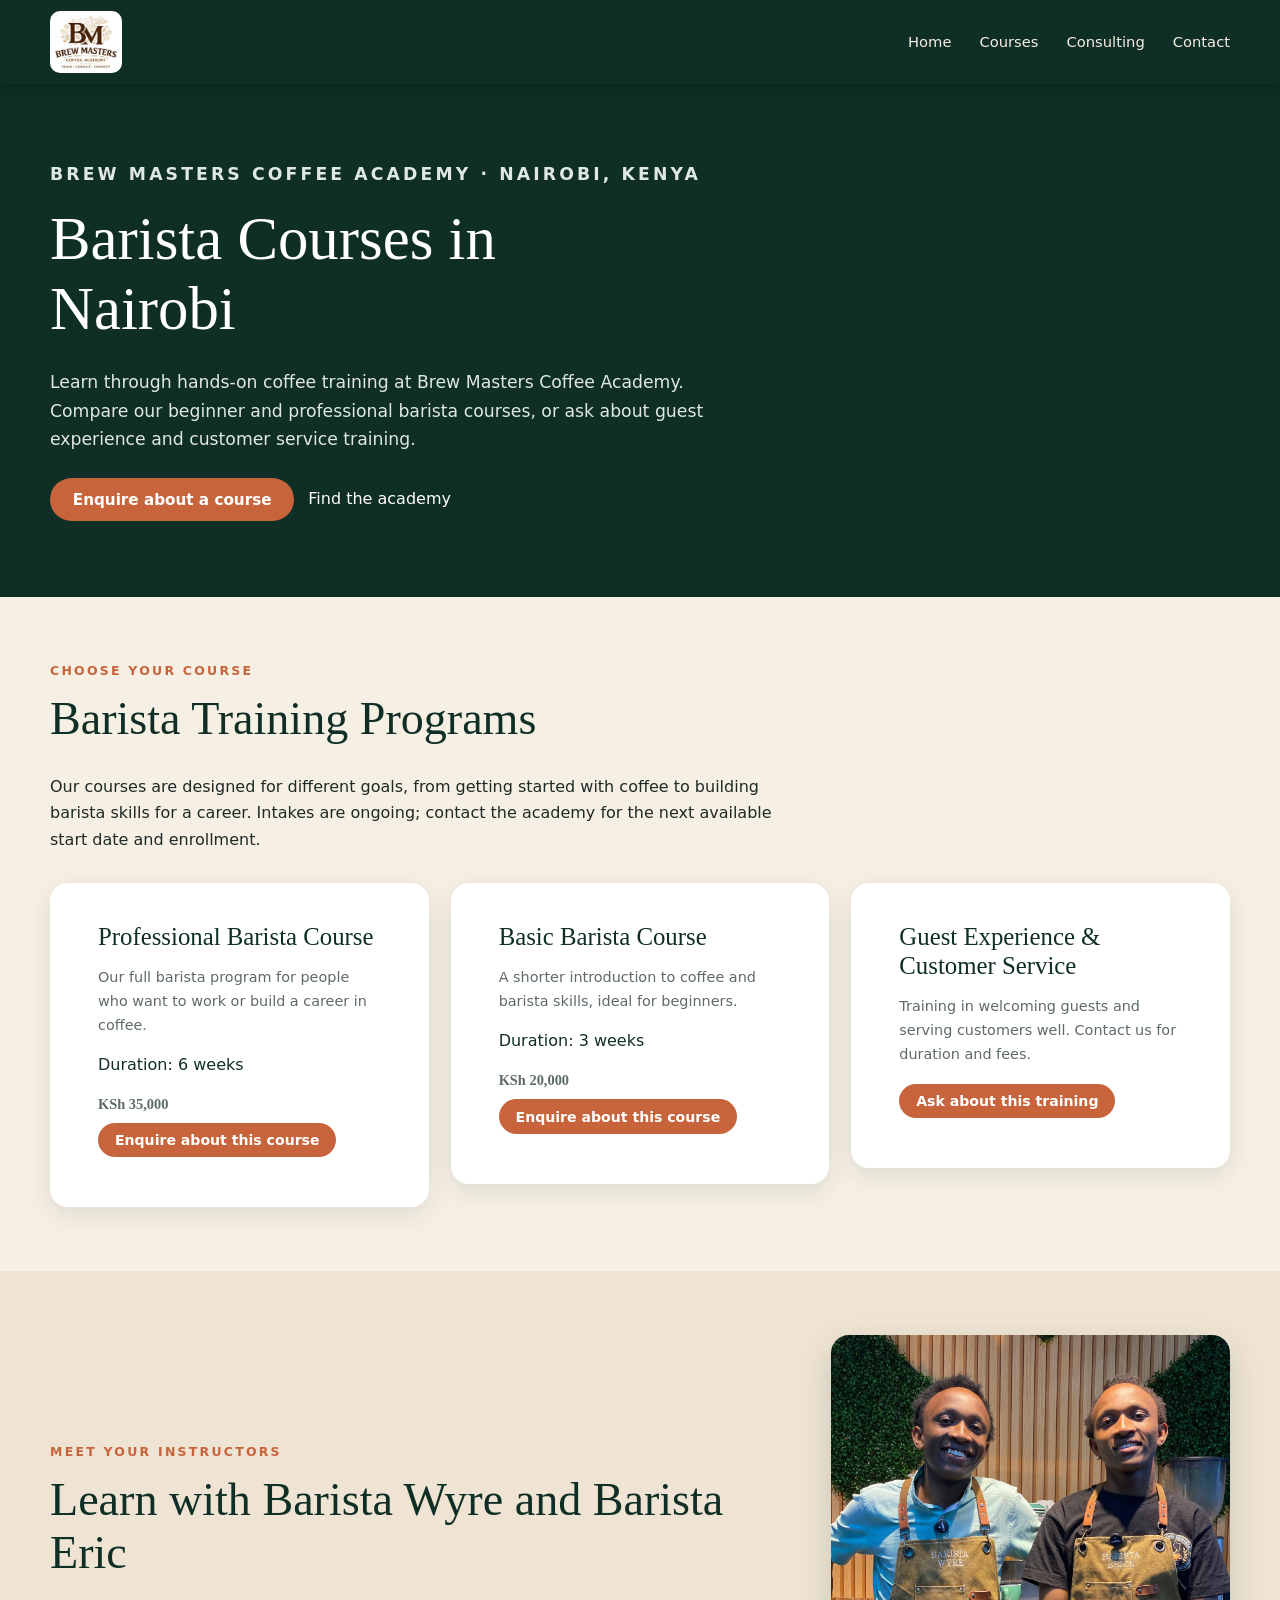
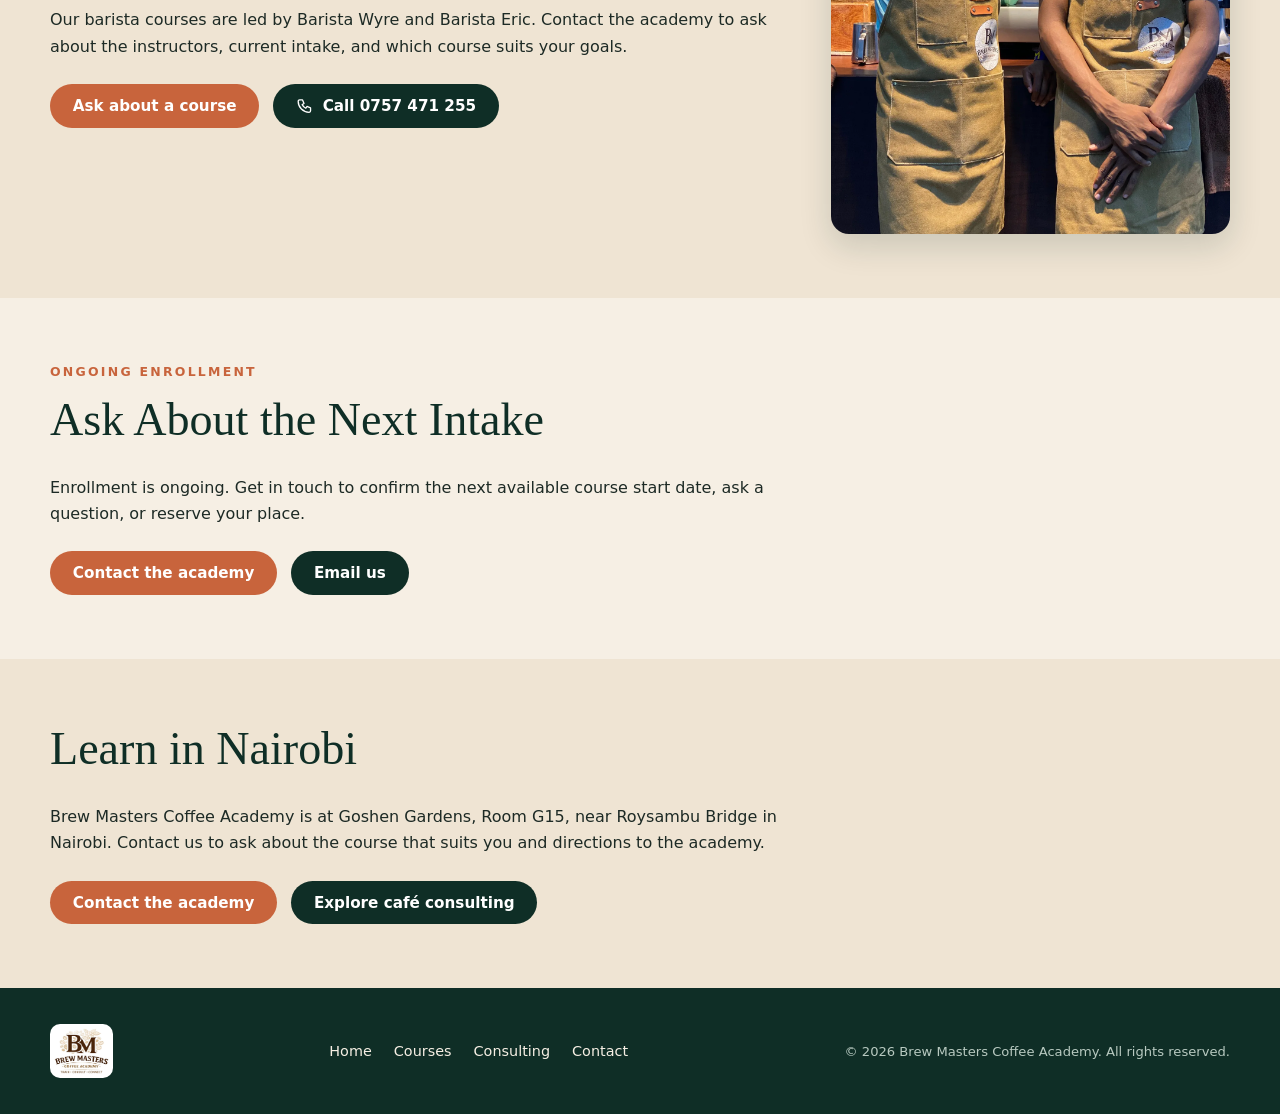
<file: barista-courses/index.html>
<!DOCTYPE html>
<html lang="en-KE">
<head>
<meta charset="utf-8">
<meta http-equiv="Content-Security-Policy" content="default-src 'self'; script-src 'self'; style-src 'self' https://fonts.googleapis.com; style-src-attr 'unsafe-inline'; font-src https://fonts.gstatic.com; img-src 'self' data:; connect-src 'self' https://api.web3forms.com; form-action 'self'; base-uri 'self'; object-src 'none'">
<meta name="referrer" content="strict-origin-when-cross-origin">
<meta name="viewport" content="width=device-width, initial-scale=1, viewport-fit=cover">
<title>Barista Courses in Nairobi | Brew Masters Coffee Academy</title>
<link rel="canonical" href="https://www.brewmastersacademy.co.ke/barista-courses/">
<meta name="description" content="Compare beginner and professional barista courses in Nairobi at Brew Masters Coffee Academy. See course durations and fees, and enquire about enrollment.">
<meta name="theme-color" content="#0f2e26">
<meta property="og:locale" content="en_KE">
<meta property="og:site_name" content="Brew Masters Coffee Academy">
<meta property="og:title" content="Barista Courses in Nairobi | Brew Masters Coffee Academy">
<meta property="og:description" content="Compare beginner and professional barista courses in Nairobi. See course durations and fees, and enquire about enrollment.">
<meta property="og:type" content="website">
<meta property="og:url" content="https://www.brewmastersacademy.co.ke/barista-courses/">
<meta property="og:image" content="https://www.brewmastersacademy.co.ke/images/client-gallery/large/green-apron-gooseneck-pour.webp">
<meta property="og:image:alt" content="A student in a green Brew Masters apron practicing pour-over coffee">
<meta name="twitter:card" content="summary_large_image">
<meta name="twitter:title" content="Barista Courses in Nairobi | Brew Masters Coffee Academy">
<meta name="twitter:description" content="Compare beginner and professional barista courses in Nairobi. See course durations and fees, and enquire about enrollment.">
<meta name="twitter:image" content="https://www.brewmastersacademy.co.ke/images/client-gallery/large/green-apron-gooseneck-pour.webp">
<link rel="icon" href="../images/favicon.png">
<link rel="preconnect" href="https://fonts.googleapis.com">
<link rel="preconnect" href="https://fonts.gstatic.com" crossorigin>
<link href="https://fonts.googleapis.com/css2?family=DM+Serif+Display&family=Poppins:wght@400;500;600&display=swap" rel="stylesheet">
<link rel="stylesheet" href="../css/style.css?v=20261112">
<script src="/js/content.js?v=20261110cms" defer></script>
<script id="coursePageSchema" type="application/ld+json">
{
  "@context": "https://schema.org",
  "@graph": [
    {
      "@type": "Course",
      "@id": "https://www.brewmastersacademy.co.ke/barista-courses/#professional-barista-course",
      "name": "Professional Barista Course",
      "description": "A full barista program for people who want to work or build a career in coffee.",
      "provider": {
        "@type": "EducationalOrganization",
        "@id": "https://www.brewmastersacademy.co.ke/#brew-masters-coffee-academy",
        "name": "Brew Masters Coffee Academy",
        "url": "https://www.brewmastersacademy.co.ke/"
      },
      "timeRequired": "P6W",
      "offers": {
        "@type": "Offer",
        "price": "35000",
        "priceCurrency": "KES",
        "url": "https://www.brewmastersacademy.co.ke/barista-courses/#professional-barista-course"
      }
    },
    {
      "@type": "Course",
      "@id": "https://www.brewmastersacademy.co.ke/barista-courses/#basic-barista-course",
      "name": "Basic Barista Course",
      "description": "A shorter introduction to coffee and barista skills, ideal for beginners.",
      "provider": {
        "@id": "https://www.brewmastersacademy.co.ke/#brew-masters-coffee-academy"
      },
      "timeRequired": "P3W",
      "offers": {
        "@type": "Offer",
        "price": "20000",
        "priceCurrency": "KES",
        "url": "https://www.brewmastersacademy.co.ke/barista-courses/#basic-barista-course"
      }
    },
    {
      "@type": "Course",
      "@id": "https://www.brewmastersacademy.co.ke/barista-courses/#guest-experience-course",
      "name": "Guest Experience & Customer Service",
      "description": "Training in welcoming guests and serving customers well. Contact Brew Masters for duration and fees.",
      "provider": {
        "@id": "https://www.brewmastersacademy.co.ke/#brew-masters-coffee-academy"
      },
      "url": "https://www.brewmastersacademy.co.ke/barista-courses/#guest-experience-course"
    }
  ]
}
</script>
</head>
<body class="detail-page">
<a class="skip" href="#main">Skip to content</a>
<header class="site">
  <div class="wrap bar">
    <a class="brand" href="/" aria-label="Brew Masters Coffee Academy home"><img src="../images/logo.jpg" alt="Brew Masters Coffee Academy" width="640" height="537"></a>
    <nav class="nav detail-nav" aria-label="Main">
      <ul>
        <li><a class="l" href="/">Home</a></li>
        <li><a class="l" href="/barista-courses/" aria-current="page">Courses</a></li>
        <li><a class="l" href="/cafe-consulting/">Consulting</a></li>
        <li><a class="l" href="/#contact">Contact</a></li>
      </ul>
    </nav>
  </div>
</header>
<main id="main">
  <section class="detail-hero">
    <div class="wrap">
      <p class="eyebrow">Brew Masters Coffee Academy · Nairobi, Kenya</p>
      <h1>Barista Courses in Nairobi</h1>
      <p>Learn through hands-on coffee training at Brew Masters Coffee Academy. Compare our beginner and professional barista courses, or ask about guest experience and customer service training.</p>
      <div class="detail-actions">
        <a class="btn" href="/?program=Professional%20Barista%20Course#contact">Enquire about a course</a>
        <a class="btn-ring" href="/#find-us">Find the academy</a>
      </div>
    </div>
  </section>
  <section class="detail-content">
    <div class="wrap">
      <p class="eyebrow">Choose your course</p>
      <h2>Barista Training Programs</h2>
      <p>Our courses are designed for different goals, from getting started with coffee to building barista skills for a career. Intakes are ongoing; contact the academy for the next available start date and enrollment.</p>
      <div class="detail-cards" id="courseCardsDetail">
        <article class="card" id="professional-barista-course">
          <div class="card-body">
            <h2>Professional Barista Course</h2>
            <p>A full barista program for people who want to work or build a career in coffee.</p>
            <ul class="facts"><li>Duration: 6 weeks</li></ul>
            <p class="price">KSh 35,000</p>
            <a class="btn sm" href="/?program=Professional%20Barista%20Course#contact">Enquire about this course</a>
          </div>
        </article>
        <article class="card" id="basic-barista-course">
          <div class="card-body">
            <h2>Basic Barista Course</h2>
            <p>A shorter introduction to coffee and barista skills, ideal for beginners.</p>
            <ul class="facts"><li>Duration: 3 weeks</li></ul>
            <p class="price">KSh 20,000</p>
            <a class="btn sm" href="/?program=Basic%20Barista%20Course#contact">Enquire about this course</a>
          </div>
        </article>
        <article class="card" id="guest-experience-course">
          <div class="card-body">
            <h2>Guest Experience &amp; Customer Service</h2>
            <p>Training in welcoming guests and serving customers well. Contact us for course duration and fees.</p>
            <a class="btn sm" href="/?program=Guest%20Experience%20%26%20Customer%20Service#contact">Ask about this training</a>
          </div>
        </article>
      </div>
    </div>
  </section>
  <section class="detail-content" style="background:var(--cream-2)">
    <div class="wrap detail-team">
      <div>
        <p class="eyebrow">Meet your instructors</p>
        <h2>Learn with Barista Wyre and Barista Eric</h2>
        <p>Our barista courses are led by Barista Wyre and Barista Eric. Contact the academy to ask about the instructors, current intake, and which course suits your goals.</p>
        <div class="detail-actions">
          <a class="btn" href="/?program=Professional%20Barista%20Course#contact">Ask about a course</a>
          <a class="btn dark" href="tel:+254757471255" aria-label="Call Brew Masters Coffee Academy at 0757 471 255"><svg class="ic" aria-hidden="true" viewBox="0 0 24 24"><path d="M5 4h4l2 5-2.5 1.5a11 11 0 0 0 5 5L15 13l5 2v4a2 2 0 0 1-2 2A15 15 0 0 1 3 6a2 2 0 0 1 2-2z"/></svg>Call 0757 471 255</a>
        </div>
      </div>
      <img src="../images/client-gallery/large/baristas-wyre-and-erick.webp" width="1350" height="1800" alt="Barista Wyre and Barista Eric at Brew Masters Coffee Academy" loading="lazy">
    </div>
  </section>
  <section class="detail-content">
    <div class="wrap">
      <p class="eyebrow">Ongoing enrollment</p>
      <h2>Ask About the Next Intake</h2>
      <p>Enrollment is ongoing. Get in touch to confirm the next available course start date, ask a question, or reserve your place.</p>
      <div class="detail-actions">
        <a class="btn" href="/#contact">Contact the academy</a>
        <a class="btn dark" href="mailto:brewmasterscoffeeacademy@gmail.com">Email us</a>
      </div>
    </div>
  </section>
  <section class="detail-content" style="background:var(--cream-2)">
    <div class="wrap">
      <h2>Learn in Nairobi</h2>
      <p>Brew Masters Coffee Academy is at Goshen Gardens, Room G15, near Roysambu Bridge in Nairobi. Contact us to ask about the course that suits you and directions to the academy.</p>
      <div class="detail-actions">
        <a class="btn" href="/#contact">Contact the academy</a>
        <a class="btn dark" href="/cafe-consulting/">Explore café consulting</a>
      </div>
    </div>
  </section>
</main>
<footer class="foot">
  <div class="wrap foot-grid">
    <a class="brand" href="/" aria-label="Brew Masters Coffee Academy home"><img src="../images/logo.jpg" alt="Brew Masters Coffee Academy" width="640" height="537"></a>
    <nav aria-label="Footer"><ul class="detail-footer-links"><li><a href="/">Home</a></li><li><a href="/barista-courses/">Courses</a></li><li><a href="/cafe-consulting/">Consulting</a></li><li><a href="/#contact">Contact</a></li></ul></nav>
    <div class="foot-right"><p>&copy; 2026 Brew Masters Coffee Academy. All rights reserved.</p></div>
  </div>
</footer>
</body>
</html>
</file>
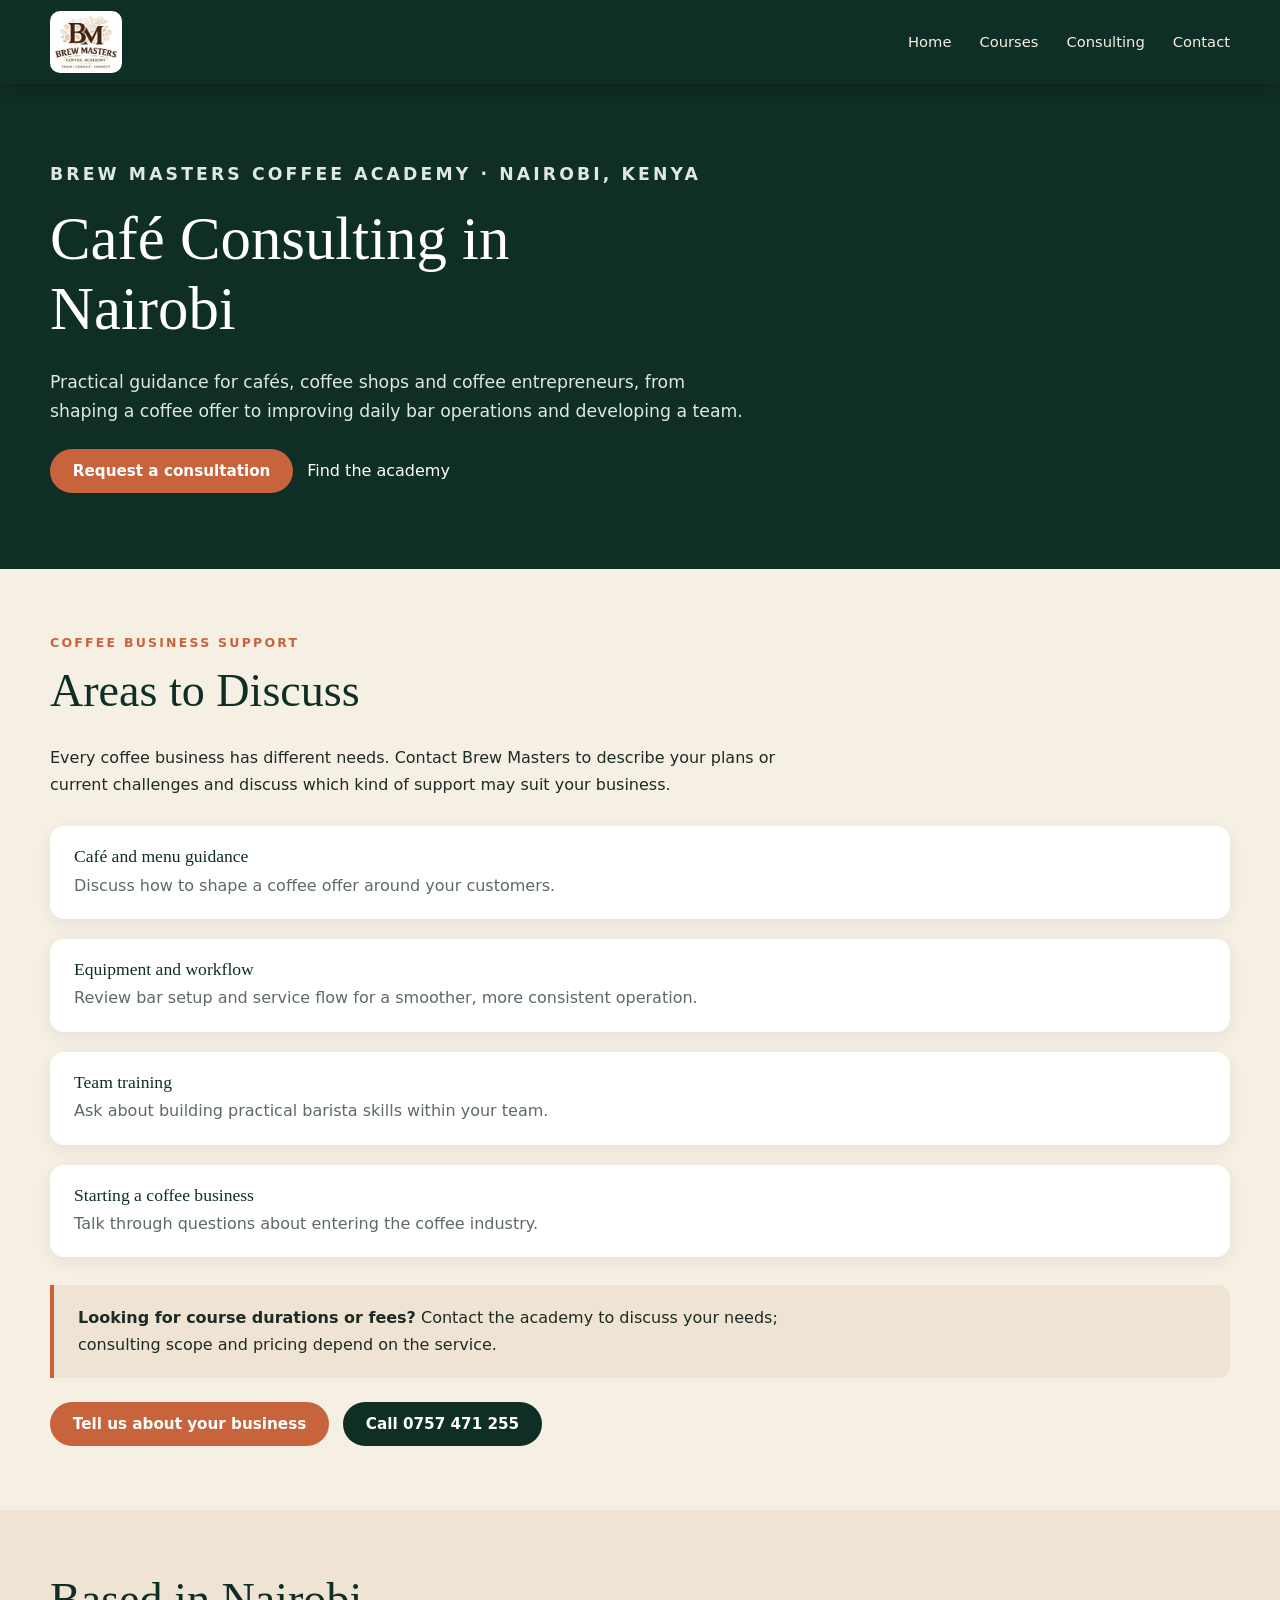
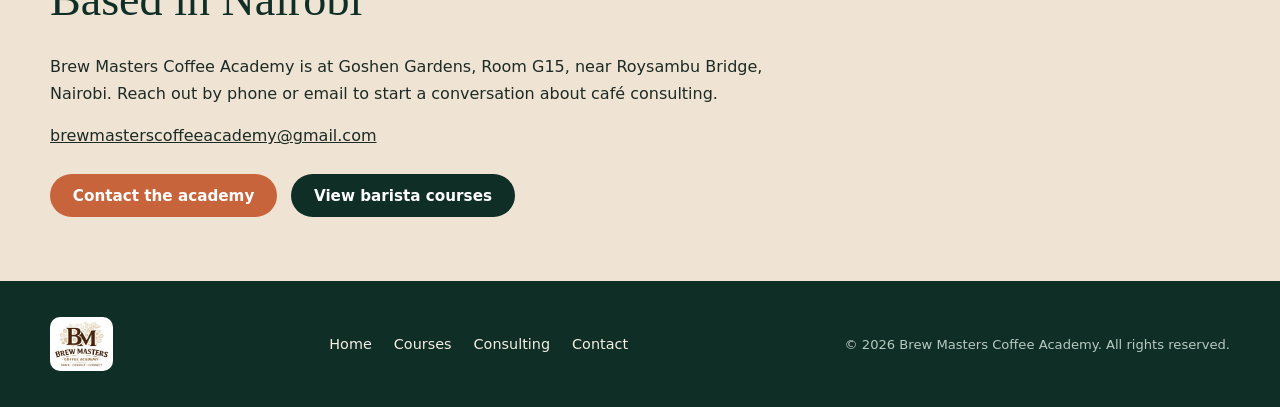
<file: cafe-consulting/index.html>
<!DOCTYPE html>
<html lang="en-KE">
<head>
<meta charset="utf-8">
<meta http-equiv="Content-Security-Policy" content="default-src 'self'; script-src 'self'; style-src 'self' https://fonts.googleapis.com; style-src-attr 'unsafe-inline'; font-src https://fonts.gstatic.com; img-src 'self' data:; connect-src 'self' https://api.web3forms.com; form-action 'self'; base-uri 'self'; object-src 'none'">
<meta name="referrer" content="strict-origin-when-cross-origin">
<meta name="viewport" content="width=device-width, initial-scale=1, viewport-fit=cover">
<title>Café Consulting in Nairobi | Brew Masters Coffee Academy</title>
<link rel="canonical" href="https://www.brewmastersacademy.co.ke/cafe-consulting/">
<meta name="description" content="Explore café and coffee business consulting in Nairobi with Brew Masters Coffee Academy, including menu guidance, bar workflow, team training and startup advice.">
<meta name="theme-color" content="#0f2e26">
<meta property="og:locale" content="en_KE">
<meta property="og:site_name" content="Brew Masters Coffee Academy">
<meta property="og:title" content="Café Consulting in Nairobi | Brew Masters Coffee Academy">
<meta property="og:description" content="Explore café and coffee business consulting in Nairobi, from menu guidance and bar workflow to team training and startup advice.">
<meta property="og:type" content="website">
<meta property="og:url" content="https://www.brewmastersacademy.co.ke/cafe-consulting/">
<meta property="og:image" content="https://www.brewmastersacademy.co.ke/images/client-gallery/large/expo-stand-machine-clean.webp">
<meta property="og:image:alt" content="An espresso machine at a Brew Masters Coffee Academy exhibition stand">
<meta name="twitter:card" content="summary_large_image">
<meta name="twitter:title" content="Café Consulting in Nairobi | Brew Masters Coffee Academy">
<meta name="twitter:description" content="Explore café and coffee business consulting in Nairobi, from menu guidance and bar workflow to team training and startup advice.">
<meta name="twitter:image" content="https://www.brewmastersacademy.co.ke/images/client-gallery/large/expo-stand-machine-clean.webp">
<link rel="icon" href="../images/favicon.png">
<link rel="preconnect" href="https://fonts.googleapis.com">
<link rel="preconnect" href="https://fonts.gstatic.com" crossorigin>
<link href="https://fonts.googleapis.com/css2?family=DM+Serif+Display&family=Poppins:wght@400;500;600&display=swap" rel="stylesheet">
<link rel="stylesheet" href="../css/style.css">
<script type="application/ld+json">
{
  "@context": "https://schema.org",
  "@type": "Service",
  "@id": "https://www.brewmastersacademy.co.ke/cafe-consulting/#service",
  "name": "Café and Coffee Business Consulting",
  "description": "Practical consulting for coffee shops, cafés and coffee entrepreneurs, including menu guidance, equipment and workflow, team training, and starting a coffee business.",
  "provider": {
    "@type": "LocalBusiness",
    "@id": "https://www.brewmastersacademy.co.ke/#brew-masters-coffee-academy",
    "name": "Brew Masters Coffee Academy",
    "url": "https://www.brewmastersacademy.co.ke/"
  },
  "areaServed": {
    "@type": "City",
    "name": "Nairobi"
  },
  "url": "https://www.brewmastersacademy.co.ke/cafe-consulting/"
}
</script>
</head>
<body class="detail-page">
<a class="skip" href="#main">Skip to content</a>
<header class="site">
  <div class="wrap bar">
    <a class="brand" href="/" aria-label="Brew Masters Coffee Academy home"><img src="../images/logo.jpg" alt="Brew Masters Coffee Academy" width="640" height="537"></a>
    <nav class="nav detail-nav" aria-label="Main">
      <ul>
        <li><a class="l" href="/">Home</a></li>
        <li><a class="l" href="/barista-courses/">Courses</a></li>
        <li><a class="l" href="/cafe-consulting/" aria-current="page">Consulting</a></li>
        <li><a class="l" href="/#contact">Contact</a></li>
      </ul>
    </nav>
  </div>
</header>
<main id="main">
  <section class="detail-hero">
    <div class="wrap">
      <p class="eyebrow">Brew Masters Coffee Academy · Nairobi, Kenya</p>
      <h1>Café Consulting in Nairobi</h1>
      <p>Practical guidance for cafés, coffee shops and coffee entrepreneurs, from shaping a coffee offer to improving daily bar operations and developing a team.</p>
      <div class="detail-actions">
        <a class="btn" href="/?program=Consulting#contact">Request a consultation</a>
        <a class="btn-ring" href="/#find-us">Find the academy</a>
      </div>
    </div>
  </section>
  <section class="detail-content">
    <div class="wrap">
      <p class="eyebrow">Coffee business support</p>
      <h2>Areas to Discuss</h2>
      <p>Every coffee business has different needs. Contact Brew Masters to describe your plans or current challenges and discuss which kind of support may suit your business.</p>
      <ul class="detail-list">
        <li><h3>Café and menu guidance</h3><p>Discuss how to shape a coffee offer around your customers.</p></li>
        <li><h3>Equipment and workflow</h3><p>Review bar setup and service flow for a smoother, more consistent operation.</p></li>
        <li><h3>Team training</h3><p>Ask about building practical barista skills within your team.</p></li>
        <li><h3>Starting a coffee business</h3><p>Talk through questions about entering the coffee industry.</p></li>
      </ul>
      <div class="detail-note">
        <p><strong>Looking for course durations or fees?</strong> Contact the academy to discuss your needs; consulting scope and pricing depend on the service.</p>
      </div>
      <div class="detail-actions">
        <a class="btn" href="/?program=Consulting#contact">Tell us about your business</a>
        <a class="btn dark" href="tel:+254757471255">Call 0757 471 255</a>
      </div>
    </div>
  </section>
  <section class="detail-content" style="background:var(--cream-2)">
    <div class="wrap">
      <h2>Based in Nairobi</h2>
      <p>Brew Masters Coffee Academy is at Goshen Gardens, Room G15, near Roysambu Bridge, Nairobi. Reach out by phone or email to start a conversation about café consulting.</p>
      <p><a href="mailto:brewmasterscoffeeacademy@gmail.com">brewmasterscoffeeacademy@gmail.com</a></p>
      <div class="detail-actions">
        <a class="btn" href="/#contact">Contact the academy</a>
        <a class="btn dark" href="/barista-courses/">View barista courses</a>
      </div>
    </div>
  </section>
</main>
<footer class="foot">
  <div class="wrap foot-grid">
    <a class="brand" href="/" aria-label="Brew Masters Coffee Academy home"><img src="../images/logo.jpg" alt="Brew Masters Coffee Academy" width="640" height="537"></a>
    <nav aria-label="Footer"><ul class="detail-footer-links"><li><a href="/">Home</a></li><li><a href="/barista-courses/">Courses</a></li><li><a href="/cafe-consulting/">Consulting</a></li><li><a href="/#contact">Contact</a></li></ul></nav>
    <div class="foot-right"><p>&copy; 2026 Brew Masters Coffee Academy. All rights reserved.</p></div>
  </div>
</footer>
</body>
</html>
</file>
<file: css/style.css>
/* Brew Masters Coffee Academy: dark green, terracotta and cream */
:root{
  --green:#0f2e26; --green-2:#17423a; --terra:#c8643c; --terra-d:#a94e2b;
  --cream:#f6efe4; --cream-2:#efe4d3; --ink:#1d2a25; --muted:#5d6b64; --white:#fff;
  --serif:'DM Serif Display',Georgia,'Times New Roman',serif;
  --sans:'Poppins',system-ui,-apple-system,'Segoe UI',Roboto,Arial,sans-serif;
  --script:'DM Serif Display',Georgia,'Times New Roman',serif;
  --r:18px; --head:84px;
}
*,*::before,*::after{box-sizing:border-box}
html{scroll-behavior:smooth;scroll-padding-top:var(--head)}
body{margin:0;font-family:var(--sans);font-size:16px;line-height:1.65;color:var(--ink);background:var(--cream);-webkit-font-smoothing:antialiased;overflow-x:hidden}
img{max-width:100%;display:block}
a{color:inherit}
ul{list-style:none;margin:0;padding:0}
h1,h2,h3{margin:0;font-family:var(--serif);font-weight:400;line-height:1.15}
h2{font-size:clamp(1.9rem,3.6vw,2.9rem);margin-bottom:.6em}
h3{font-size:1.1rem}
p{margin:0 0 1em}
.wrap{width:min(1180px,100% - 40px);margin-inline:auto}
.ic{width:1.15em;height:1.15em;fill:none;stroke:currentColor;stroke-width:1.8;stroke-linecap:round;stroke-linejoin:round;flex:none}
.skip{position:absolute;left:-999px;top:8px;background:var(--white);padding:8px 14px;z-index:100;border-radius:8px}
.skip:focus{left:8px}
:focus-visible{outline:3px solid var(--terra);outline-offset:3px}
.eyebrow{font-size:.78rem;letter-spacing:.18em;text-transform:uppercase;color:var(--terra);font-weight:600;margin-bottom:.9em}

/* buttons */
.btn{display:inline-flex;align-items:center;gap:.6em;background:var(--terra);color:var(--white);text-decoration:none;font:600 .95rem var(--sans);padding:.85em 1.5em;border:0;border-radius:999px;cursor:pointer;transition:background .2s,transform .2s}
.btn:hover{background:var(--terra-d);transform:translateY(-1px)}
.btn.dark{background:var(--green)}
.btn.dark:hover{background:var(--green-2)}
.btn-ring{display:inline-flex;align-items:center;gap:.75em;color:var(--white);text-decoration:none;font-weight:500}
.btn-ring .ring{display:grid;place-items:center;width:44px;height:44px;border:1.5px solid rgba(255,255,255,.6);border-radius:50%;transition:background .2s}
.btn-ring:hover .ring{background:rgba(255,255,255,.15)}

/* header */
.site{position:sticky;top:0;z-index:50;background:var(--green);box-shadow:0 2px 14px rgba(0,0,0,.25)}
.bar{display:flex;align-items:center;justify-content:space-between;min-height:var(--head);gap:20px}
.brand img{height:62px;width:auto;background:var(--white);border-radius:10px;padding:4px}
.nav ul{display:flex;align-items:center;gap:28px}
.nav .l{color:var(--cream);text-decoration:none;font-size:.92rem;padding:6px 0;border-bottom:2px solid transparent}
.nav .l:hover,.nav .l.on{border-color:var(--terra)}
.menu-btn{display:none;background:none;border:1.5px solid rgba(255,255,255,.4);color:var(--white);border-radius:10px;width:46px;height:46px;place-items:center;cursor:pointer}
.menu-btn .ic{width:24px;height:24px}

/* hero */
.hero{position:relative;background:var(--green);color:var(--white);overflow:hidden;min-height:620px;display:flex;align-items:center}
.hero-photo{position:absolute;inset:0 0 0 46%}
.hero-photo img{width:100%;height:100%;object-fit:cover}
.hero-photo::after{content:"";position:absolute;inset:0;background:linear-gradient(90deg,var(--green) 0,rgba(15,46,38,.35) 35%,transparent 70%)}
.script{position:absolute;right:5%;bottom:8%;z-index:2;margin:0;font:italic 400 clamp(2rem,4vw,3.2rem)/1.1 var(--script);color:var(--white);text-align:right;transform:rotate(-6deg);text-shadow:0 2px 14px rgba(0,0,0,.6)}
.hero .wrap{position:relative;z-index:2}
.hero-copy{max-width:560px;padding:80px 0}
.hero h1{font-size:clamp(2.4rem,5.2vw,4.1rem);margin-bottom:.45em}
.lead{font-size:1.1rem;color:#dfe8e2;max-width:46ch}
.actions{display:flex;flex-wrap:wrap;align-items:center;gap:22px;margin-top:1.6em}

/* features */
.features{background:var(--green-2);color:var(--cream)}
.feat-grid{display:grid;grid-template-columns:repeat(4,1fr);gap:28px;padding:34px 0}
.feat{display:flex;gap:14px;align-items:flex-start}
.badge{display:grid;place-items:center;width:48px;height:48px;border-radius:50%;background:var(--terra);color:var(--white);flex:none}
.feat h3{font-family:var(--sans);font-weight:600;font-size:1rem;margin-bottom:.2em}
.feat p{font-size:.88rem;color:#cfdcd5;margin:0;line-height:1.5}

/* programs */
.courses{padding:90px 0;background:var(--cream)}
.courses-grid{display:grid;grid-template-columns:minmax(0,.8fr) minmax(0,2.2fr);gap:48px;align-items:start}
.courses-intro p{color:var(--muted)}
.cards{display:grid;grid-template-columns:repeat(3,1fr);gap:22px}
.cards.two{grid-template-columns:repeat(2,minmax(0,1fr))}
.price{font:700 1.5rem var(--serif);color:var(--green);margin:.3em 0 .8em!important}
.map{margin-top:1.6em;border-radius:var(--r);overflow:hidden;background:var(--cream-2)}
.map iframe{display:block;width:100%;height:260px;border:0}
.map a{display:block;padding:.7em 1em;font-size:.88rem;font-weight:600;color:var(--green)}
.card{background:var(--white);border-radius:var(--r);overflow:hidden;box-shadow:0 8px 26px rgba(15,46,38,.1)}
.card[data-extra]{display:none}
.cards.all .card[data-extra]{display:block}
.card-img{aspect-ratio:4/3;overflow:hidden}
.card-img img{width:100%;height:100%;object-fit:cover}
.ic-badge{position:relative;display:grid;place-items:center;width:46px;height:46px;margin:-23px 0 0 18px;border-radius:50%;background:var(--terra);color:var(--white);border:3px solid var(--white)}
.card-body{padding:12px 20px 22px}
.card-body h3{margin-bottom:.4em}
.card-body p{font-size:.9rem;color:var(--muted)}
.card-body .meta{display:flex;align-items:center;gap:.5em;font-size:.82rem;margin:0}
.meta a{color:var(--terra);font-weight:600}

/* about */
.about{display:grid;grid-template-columns:minmax(0,1fr) minmax(0,1.5fr);background:var(--green);color:var(--cream)}
.about-photo{min-height:520px;position:relative}
.about-photo img{position:absolute;inset:0;width:100%;height:100%;object-fit:cover}
.about-body{padding:80px max(20px,5vw);display:grid;grid-template-columns:1.2fr 1fr;gap:48px;align-items:center}
.about h2{color:var(--white)}
.about p{color:#d5e1da}
.about-list{display:grid;gap:20px}
.about-list li,.srv li{display:flex;gap:14px;align-items:flex-start}
.line-ic{display:grid;place-items:center;width:44px;height:44px;border:1.5px solid var(--terra);color:var(--terra);border-radius:50%;flex:none}
.about-list h3{font-family:var(--sans);font-size:1rem;color:var(--white);margin-bottom:.15em}
.about-list p{margin:0;font-size:.88rem}

/* consulting */
.consult{padding:90px 0;background:var(--cream-2)}
.consult-grid{display:grid;grid-template-columns:minmax(0,1.1fr) minmax(0,1fr);gap:56px;align-items:center}
.lead-dark{color:var(--muted);max-width:52ch}
.srv{display:grid;gap:18px;margin:1.6em 0 2em}
.srv h3{font-family:var(--sans);font-size:1rem;margin-bottom:.15em}
.srv p{margin:0;font-size:.9rem;color:var(--muted)}
.consult-photo{border-radius:var(--r);overflow:hidden;aspect-ratio:4/5;box-shadow:0 14px 40px rgba(15,46,38,.2)}
.consult-photo img{width:100%;height:100%;object-fit:cover}

/* gallery */
.gallery{padding:90px 0;background:var(--cream)}
.gallery-top{display:grid;grid-template-columns:minmax(0,.8fr) minmax(0,2.2fr);gap:48px;align-items:center}
.gallery-top p{color:var(--muted)}
.mosaic{display:grid;grid-template-columns:repeat(4,1fr);grid-template-rows:repeat(2,190px);gap:14px}
.mosaic .g-btn:first-child{grid-column:span 2;grid-row:span 2}
.g-btn{padding:0;border:0;background:var(--cream-2);border-radius:14px;overflow:hidden;cursor:zoom-in;display:block;width:100%;height:100%}
.g-btn img{width:100%;height:100%;object-fit:cover;transition:transform .4s}
.g-btn:hover img{transform:scale(1.05)}
.gallery-all{margin-top:70px}
.gallery-all[hidden]{display:none}
.gallery-all-title{font-size:1.5rem;margin-bottom:1em}
.g-grid{display:grid;grid-template-columns:repeat(auto-fill,minmax(230px,1fr));grid-auto-rows:8px;column-gap:16px;row-gap:0}
.g-item .g-btn{height:100%}
.g-item[hidden]{display:none}
.g-more{text-align:center;margin-top:26px}
.g-status{color:var(--muted);font-size:.9rem}

/* community */
.community{padding:90px 0;background:var(--green);color:var(--cream)}
.community h2{color:var(--white)}
.community p{color:#d5e1da}
.community-grid{display:grid;grid-template-columns:minmax(0,1fr) minmax(0,1.3fr);gap:56px;align-items:center}
.faces{display:grid;grid-template-columns:repeat(3,minmax(0,1fr));gap:16px}
.faces img{width:100%;aspect-ratio:3/4;object-fit:cover;border-radius:var(--r)}
.faces img:nth-child(2){margin-top:30px}

/* cta */
.cta{position:relative;background:var(--terra);color:var(--white);overflow:hidden}
.cta-photo{position:absolute;inset:0 auto 0 0;width:28%}
.cta-photo img{width:100%;height:100%;object-fit:cover}
.cta-in{position:relative;display:flex;align-items:center;justify-content:space-between;gap:30px;padding:56px 0 56px calc(28% + 30px)}
.cta h2{margin-bottom:.2em}
.cta p{margin:0}
.cta .btn{background:var(--green)}
.cta .btn:hover{background:var(--green-2)}

/* contact */
.contact{padding:90px 0;background:var(--cream)}
.contact-grid{display:grid;grid-template-columns:minmax(0,1fr) minmax(0,1.2fr);gap:56px;align-items:start}
.info{margin:1.6em 0 0;display:grid;gap:14px}
.info dt{font-size:.75rem;letter-spacing:.14em;text-transform:uppercase;color:var(--terra);font-weight:600}
.info dd{margin:0}
.info a{color:var(--green);font-weight:600}
.tbc{color:var(--muted);font-style:italic}
form{display:grid;grid-template-columns:1fr 1fr;gap:18px;background:var(--white);padding:30px;border-radius:var(--r);box-shadow:0 10px 34px rgba(15,46,38,.1)}
.f{display:flex;flex-direction:column;gap:6px}
.f.full,#status,.submit{grid-column:1/-1}
label{font-size:.85rem;font-weight:500}
label small{color:var(--muted);font-weight:400}
input,select,textarea{font:inherit;padding:.75em .9em;border:1.5px solid #cdd6d1;border-radius:10px;background:var(--white);color:var(--ink);width:100%}
textarea{min-height:130px;resize:vertical}
input:focus,select:focus,textarea:focus{outline:none;border-color:var(--terra);box-shadow:0 0 0 3px rgba(200,100,60,.25)}
[aria-invalid="true"]{border-color:#b3261e}
.err{color:#b3261e;font-size:.8rem;min-height:1em}
.hp{position:absolute;left:-9999px;height:0;overflow:hidden}
#status{padding:.9em 1.1em;border-radius:10px;font-size:.92rem}
#status[hidden]{display:none}
#status.ok{background:#e3f2e8;color:#15502c}
#status.bad{background:#fbe6e4;color:#8a1c14}
#status.info{background:#fff3df;color:#6b4300}
.btn[disabled]{opacity:.6;cursor:progress}

/* footer */
.foot{background:var(--green);color:var(--cream);padding:36px 0}
.foot-grid{display:flex;align-items:center;justify-content:space-between;gap:28px;flex-wrap:wrap}
.foot .brand img{height:54px}
.foot nav ul{display:flex;gap:22px;flex-wrap:wrap}
.foot nav a{text-decoration:none;font-size:.9rem}
.foot nav a:hover{color:var(--terra)}
.foot-right{display:flex;align-items:center;gap:16px;font-size:.82rem}
.foot-right p{margin:0;color:#b8c9c0}
.social{display:grid;place-items:center;width:42px;height:42px;border-radius:50%;border:1.5px solid rgba(255,255,255,.4)}
.social:hover{background:var(--terra);border-color:var(--terra)}

/* lightbox */
.lb{border:0;padding:0;margin:0;max-width:none;max-height:none;width:100vw;height:100vh;height:100dvh;background:rgba(8,20,16,.94);color:var(--white)}
.lb:not([open]){display:none}
.lb::backdrop{background:rgba(8,20,16,.94)}
.lb-stage{position:absolute;inset:60px 80px 70px;display:grid;place-items:center}
.lb-stage img{max-width:100%;max-height:calc(100vh - 130px);max-height:calc(100dvh - 130px);width:auto;height:auto;object-fit:contain;border-radius:6px;opacity:0;transition:opacity .25s}
.lb-stage img.ready{opacity:1}
.lb-spin{position:absolute;width:38px;height:38px;border:3px solid rgba(255,255,255,.25);border-top-color:var(--terra);border-radius:50%;animation:sp .8s linear infinite}
.lb-spin.off{display:none}
@keyframes sp{to{transform:rotate(360deg)}}
.lb-btn{position:absolute;display:grid;place-items:center;width:48px;height:48px;border-radius:50%;border:1.5px solid rgba(255,255,255,.5);background:rgba(15,46,38,.8);color:var(--white);cursor:pointer;z-index:3}
.lb-btn:hover{background:var(--terra);border-color:var(--terra)}
.lb-btn .ic{width:24px;height:24px}
.lb-close{top:14px;right:14px}
.lb-prev{left:14px;top:50%;transform:translateY(-50%)}
.lb-next{right:14px;top:50%;transform:translateY(-50%)}
.lb-cap{position:absolute;left:0;right:0;bottom:16px;margin:0;text-align:center;font-size:.88rem;padding:0 70px;color:#dfe8e2}
body.lb-open{overflow:hidden}

/* responsive */
@media (max-width:1024px){
  .feat-grid{grid-template-columns:repeat(2,1fr)}
  .courses-grid,.gallery-top{grid-template-columns:1fr;gap:34px}
  .about{grid-template-columns:1fr}
  .about-photo{min-height:420px}
  .about-body{grid-template-columns:1fr}
  .consult-grid,.community-grid,.contact-grid{grid-template-columns:1fr;gap:40px}
  .consult-photo{aspect-ratio:4/3}
}
@media (max-width:860px){
  :root{--head:72px}
  .brand img{height:52px}
  .menu-btn{display:grid}
  .nav{position:absolute;left:0;right:0;top:100%;background:var(--green);border-top:1px solid rgba(255,255,255,.12);display:none}
  .nav.open{display:block}
  .nav ul{flex-direction:column;align-items:stretch;gap:0;padding:10px 20px 20px}
  .nav .l{display:block;padding:14px 0;border-bottom:1px solid rgba(255,255,255,.1)}
  .nav .btn{margin-top:14px;justify-content:center;width:100%}
  .hero{min-height:0;display:block}
  .hero-photo{position:relative;inset:auto;height:380px}
  .hero-photo::after{background:linear-gradient(0deg,var(--green) 0,transparent 45%)}
  .script{top:300px;bottom:auto;right:6%;font-size:2rem}
  .hero-copy{padding:20px 0 56px}
  .cards{grid-template-columns:repeat(2,1fr)}
  .cta{display:flex;flex-direction:column}
  .cta-photo{position:relative;width:100%;height:200px}
  .cta-in{padding:40px 0;flex-direction:column;align-items:flex-start}
}
@media (max-width:600px){
  .feat-grid,.cards,.cards.two{grid-template-columns:1fr}
  .mosaic{grid-template-columns:repeat(2,1fr);grid-template-rows:none;grid-auto-rows:160px}
  .mosaic .g-btn:first-child{grid-column:span 2;grid-row:span 1}
  form{grid-template-columns:1fr;padding:22px}
  .faces{gap:10px}
  .lb-stage{inset:64px 12px 80px}
  .lb-prev,.lb-next{top:auto;bottom:14px;transform:none}
  .lb-prev{left:14px}.lb-next{right:14px}
  .foot-grid{flex-direction:column;align-items:flex-start}
  .courses,.consult,.gallery,.community,.contact{padding:64px 0}
}
@media (prefers-reduced-motion:reduce){
  html{scroll-behavior:auto}
  *{transition:none!important;animation:none!important}
}

/* programs: two cards with real details */
.cards{grid-template-columns:repeat(2,minmax(0,1fr))}
.card-img{aspect-ratio:4/5}
.facts{display:flex;flex-wrap:wrap;align-items:center;gap:8px 18px;margin:.6em 0 1.1em;font-size:1rem;color:var(--green)}
.facts li{display:flex;align-items:center;gap:.4em}
.facts strong{font-family:var(--serif);font-size:1.35rem;color:var(--terra)}
.btn.sm{padding:.65em 1.2em;font-size:.88rem}
.text-link{display:inline-block;color:var(--green);font-weight:600;text-decoration:underline;text-underline-offset:3px;margin:0 0 .7em}
.text-link:hover{color:var(--terra-d)}
.card-body .text-link{display:block}
.detail-hero{padding:76px 0;background:var(--green);color:var(--white)}
.detail-hero h1{font-size:clamp(2.2rem,5vw,3.8rem);max-width:18ch;margin-bottom:.4em}
.detail-hero p{max-width:64ch;color:#dfe8e2;font-size:1.08rem}
.detail-content{padding:64px 0}
.detail-content h2{color:var(--green)}
.detail-content p{max-width:72ch}
.detail-cards{display:grid;grid-template-columns:repeat(3,minmax(0,1fr));gap:22px;margin-top:30px;align-items:start}
.detail-cards .card{padding:28px}
.detail-cards .card h2{font-size:1.55rem}
.detail-cards .price{margin:.5em 0!important}
.detail-page .detail-nav{display:block}
.detail-page .detail-nav ul{flex-wrap:wrap}
.detail-page .detail-nav .l{white-space:nowrap}
.detail-actions{display:flex;flex-wrap:wrap;gap:14px;margin-top:1.5em}
.detail-note{padding:20px 24px;border-left:4px solid var(--terra);background:var(--cream-2);border-radius:0 12px 12px 0}
.detail-note p:last-child{margin-bottom:0}
.detail-team{display:grid;grid-template-columns:minmax(0,1.3fr) minmax(240px,.7fr);gap:40px;align-items:center}
.detail-team img{width:100%;height:auto;aspect-ratio:4/5;object-fit:cover;object-position:50% 12%;border-radius:var(--r);box-shadow:0 12px 32px rgba(15,46,38,.16)}
.detail-list{display:grid;gap:20px;margin:28px 0}
.detail-list li{padding:20px 24px;background:var(--white);border-radius:14px;box-shadow:0 5px 18px rgba(15,46,38,.07)}
.detail-list h3{margin-bottom:.35em;color:var(--green)}
.detail-list p{margin:0;color:var(--muted)}
.detail-footer-links{display:flex;flex-wrap:wrap;gap:18px}
.detail-footer-links a{color:var(--cream)}
@media (max-width:1024px){.detail-cards{grid-template-columns:1fr}.detail-team{grid-template-columns:1fr}.detail-team img{max-width:480px}}
@media (max-width:860px){.detail-page .bar{align-items:flex-start;padding:10px 0}.detail-page .detail-nav{position:static;background:none;border:0}.detail-page .detail-nav ul{justify-content:flex-end;gap:4px 14px;padding:0}.detail-page .detail-nav .l{display:inline-block;padding:8px 0;border:0;font-size:.82rem}}
@media (max-width:600px){.detail-hero{padding:52px 0}.detail-content{padding:48px 0}.detail-page .bar{align-items:center;gap:12px}.detail-page .detail-nav ul{gap:0 10px}.detail-page .detail-nav .l{font-size:.76rem}}
/* map */
.map-wrap{margin-top:70px}
.map-wrap h3{font-size:1.6rem;margin-bottom:.3em}
.map-addr{color:var(--muted);margin-bottom:1em}
.map{border-radius:var(--r);overflow:hidden;box-shadow:0 10px 34px rgba(15,46,38,.15);aspect-ratio:16/7;background:var(--cream-2)}
.map iframe{width:100%;height:100%;border:0;display:block}
.map-links{display:flex;flex-wrap:wrap;gap:20px;margin-top:.9em;font-size:.9rem}
.map-links a{color:var(--terra);font-weight:600}
.info a{overflow-wrap:anywhere}
@media (max-width:600px){.cards{grid-template-columns:1fr}.map{aspect-ratio:4/5}}
.faces img{height:auto}
.faces{align-items:start}
.cards{grid-template-columns:repeat(3,minmax(0,1fr))}
.card-body .btn{margin-top:.2em}
.loc-actions{display:flex;flex-wrap:wrap;gap:14px;margin-top:1em}
.loc-btn{margin-top:1.4em}
.map-wrap{padding-bottom:10px}
@media (max-width:1180px){.cards{grid-template-columns:repeat(2,minmax(0,1fr))}}
@media (max-width:600px){.cards{grid-template-columns:1fr}}

/* gallery: even, aligned tiles (faces sit in the top third, so crop from the top) */
[hidden]{display:none!important}
.g-grid{grid-auto-rows:auto;gap:16px}
.g-item{grid-row-end:auto!important}
.g-item .g-btn{height:auto;aspect-ratio:4/5}
.g-item .g-btn img{width:100%;height:100%;object-fit:cover;object-position:50% 22%}
@media (max-width:600px){.g-grid{grid-template-columns:repeat(2,minmax(0,1fr));gap:10px}}
@media (max-width:860px){.faces img:nth-child(2){margin-top:0}}
/* social links */
.social-lead{margin:1.2em 0 .8em}
.social-row{display:flex;flex-wrap:wrap;gap:10px}
.social-row a{display:inline-flex;align-items:center;gap:.5em;padding:.6em 1.1em;border-radius:999px;border:1.5px solid rgba(255,255,255,.45);color:var(--white);text-decoration:none;font-weight:500;font-size:.9rem}
.social-row a:hover{background:var(--terra);border-color:var(--terra)}
.social-row.small{margin-top:.5em}
.info .social-row a{border-color:var(--green);color:var(--green);text-decoration:none;padding:.4em .9em;font-size:.82rem}
.info .social-row a:hover{color:var(--white);background:var(--terra);border-color:var(--terra)}
.foot-social{display:flex;gap:10px}
.foot-social a{display:grid;place-items:center;width:42px;height:42px;border-radius:50%;border:1.5px solid rgba(255,255,255,.4);color:var(--white)}
.foot-social a:hover{background:var(--terra);border-color:var(--terra)}
.foot-social span{position:absolute;width:1px;height:1px;overflow:hidden;clip:rect(0 0 0 0)}
.foot-grid>*{min-width:0;max-width:100%}
.foot-right{flex-wrap:wrap}
.foot-social{flex-wrap:wrap}
@media (max-width:400px){.foot nav ul{gap:10px 16px}.foot-social a{width:38px;height:38px}}

/* community photos: three equal, aligned tiles */
.faces{align-items:stretch;gap:16px}
.faces img{height:auto;aspect-ratio:3/4;margin-top:0!important;object-fit:cover;box-shadow:0 12px 30px rgba(0,0,0,.28)}
@media (max-width:600px){.faces{gap:8px}.faces img{border-radius:12px}}
</file>
